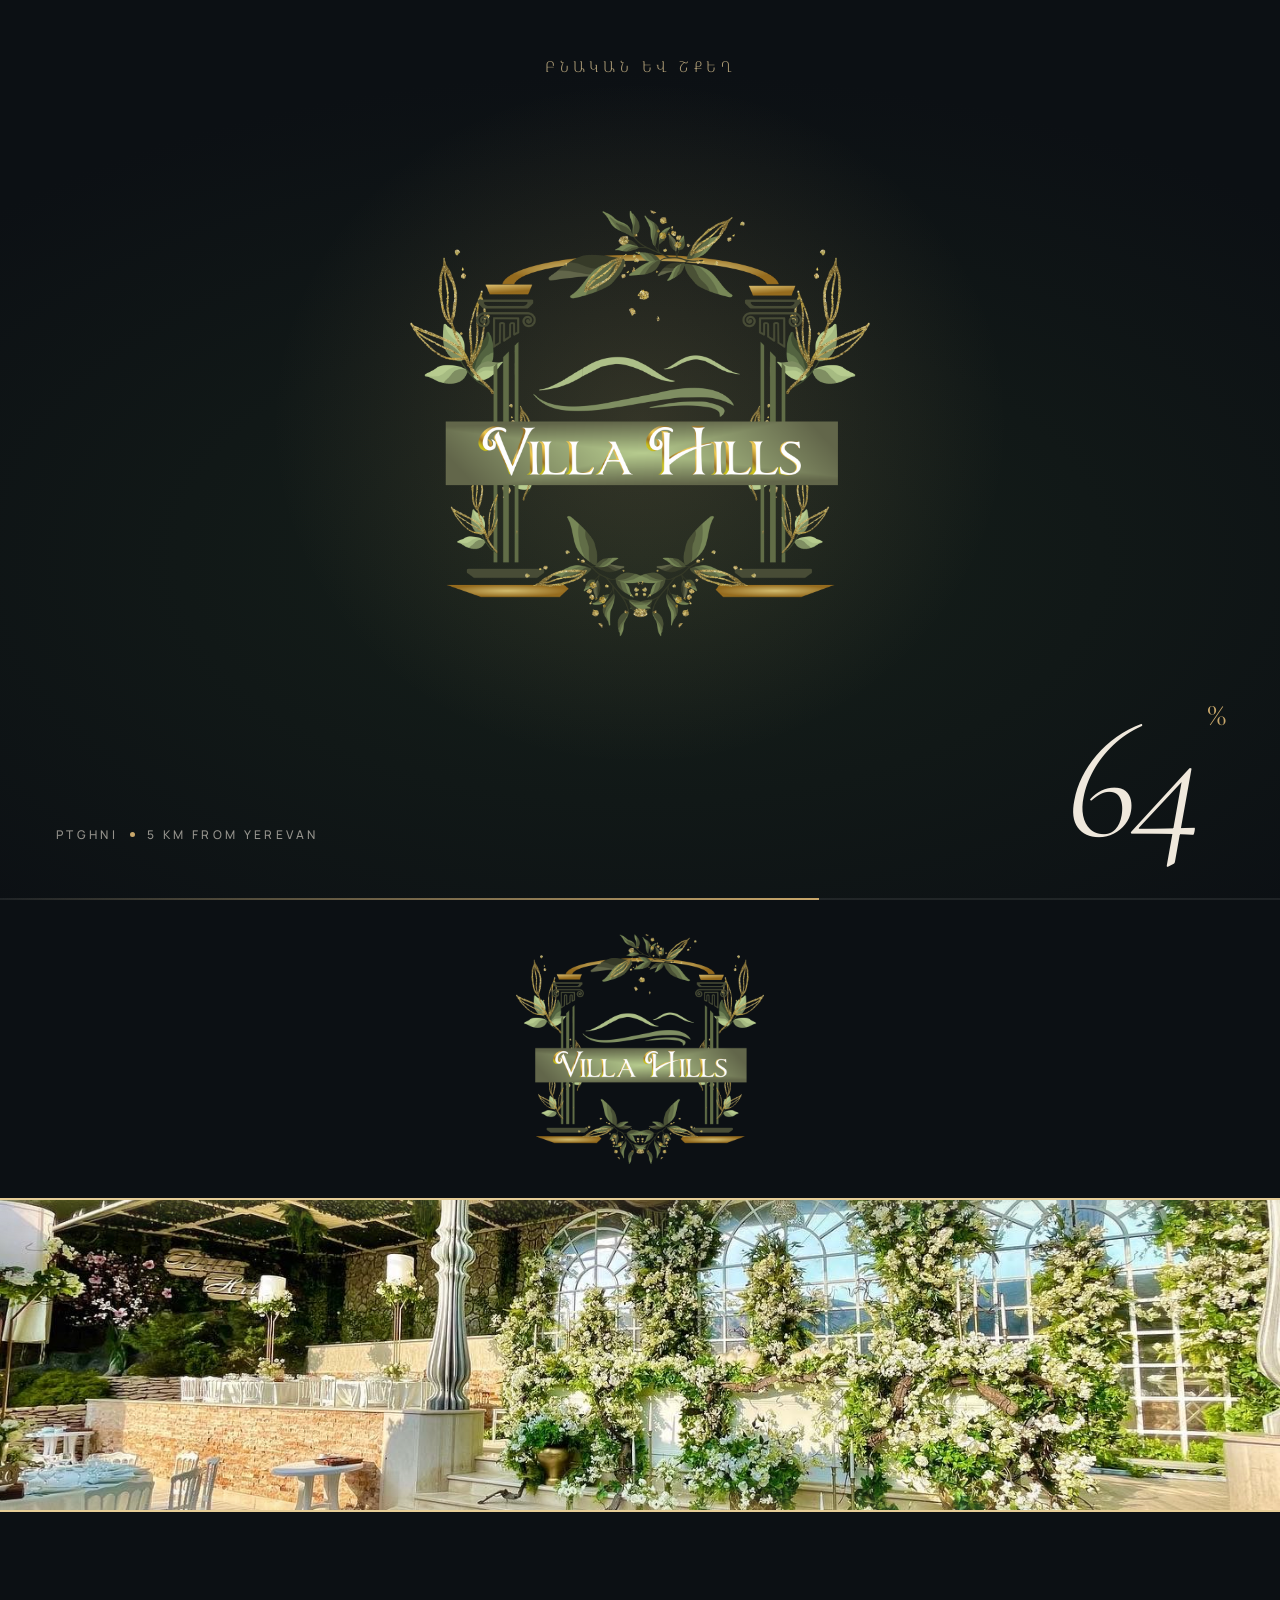
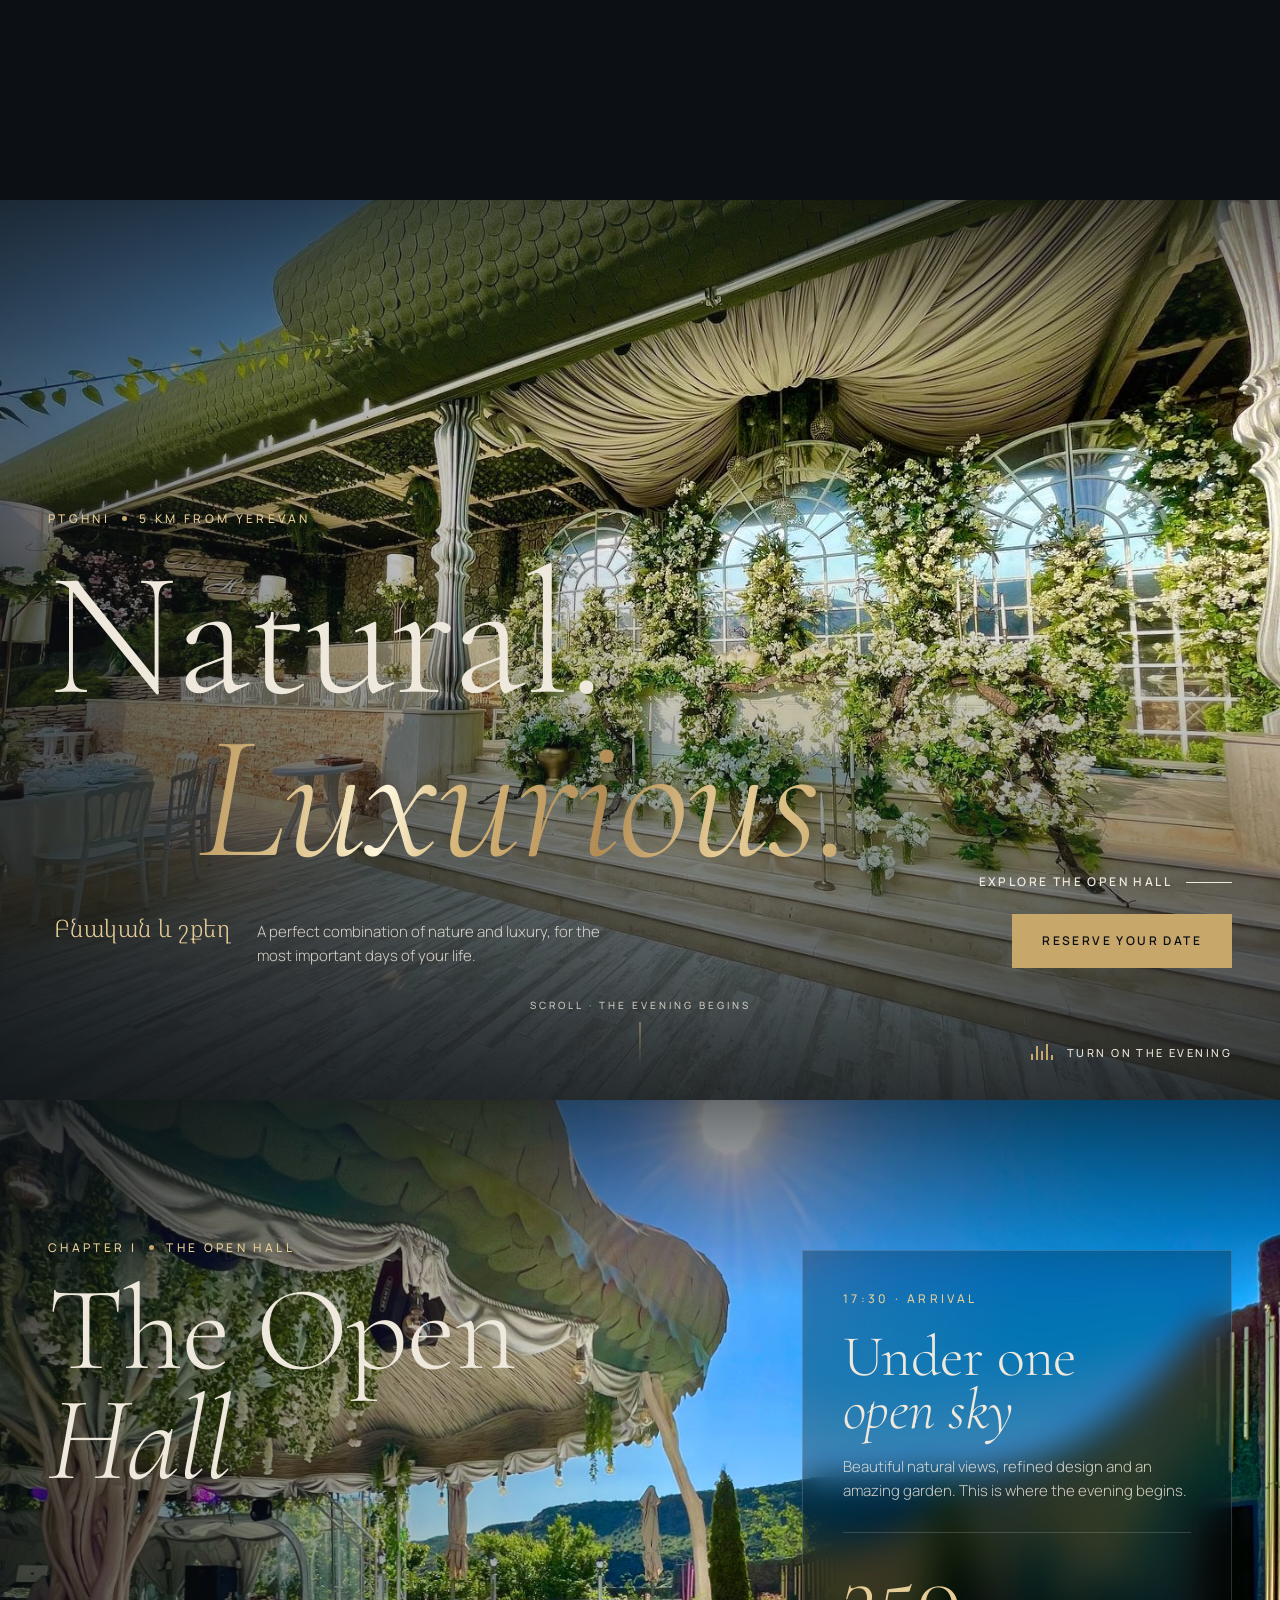
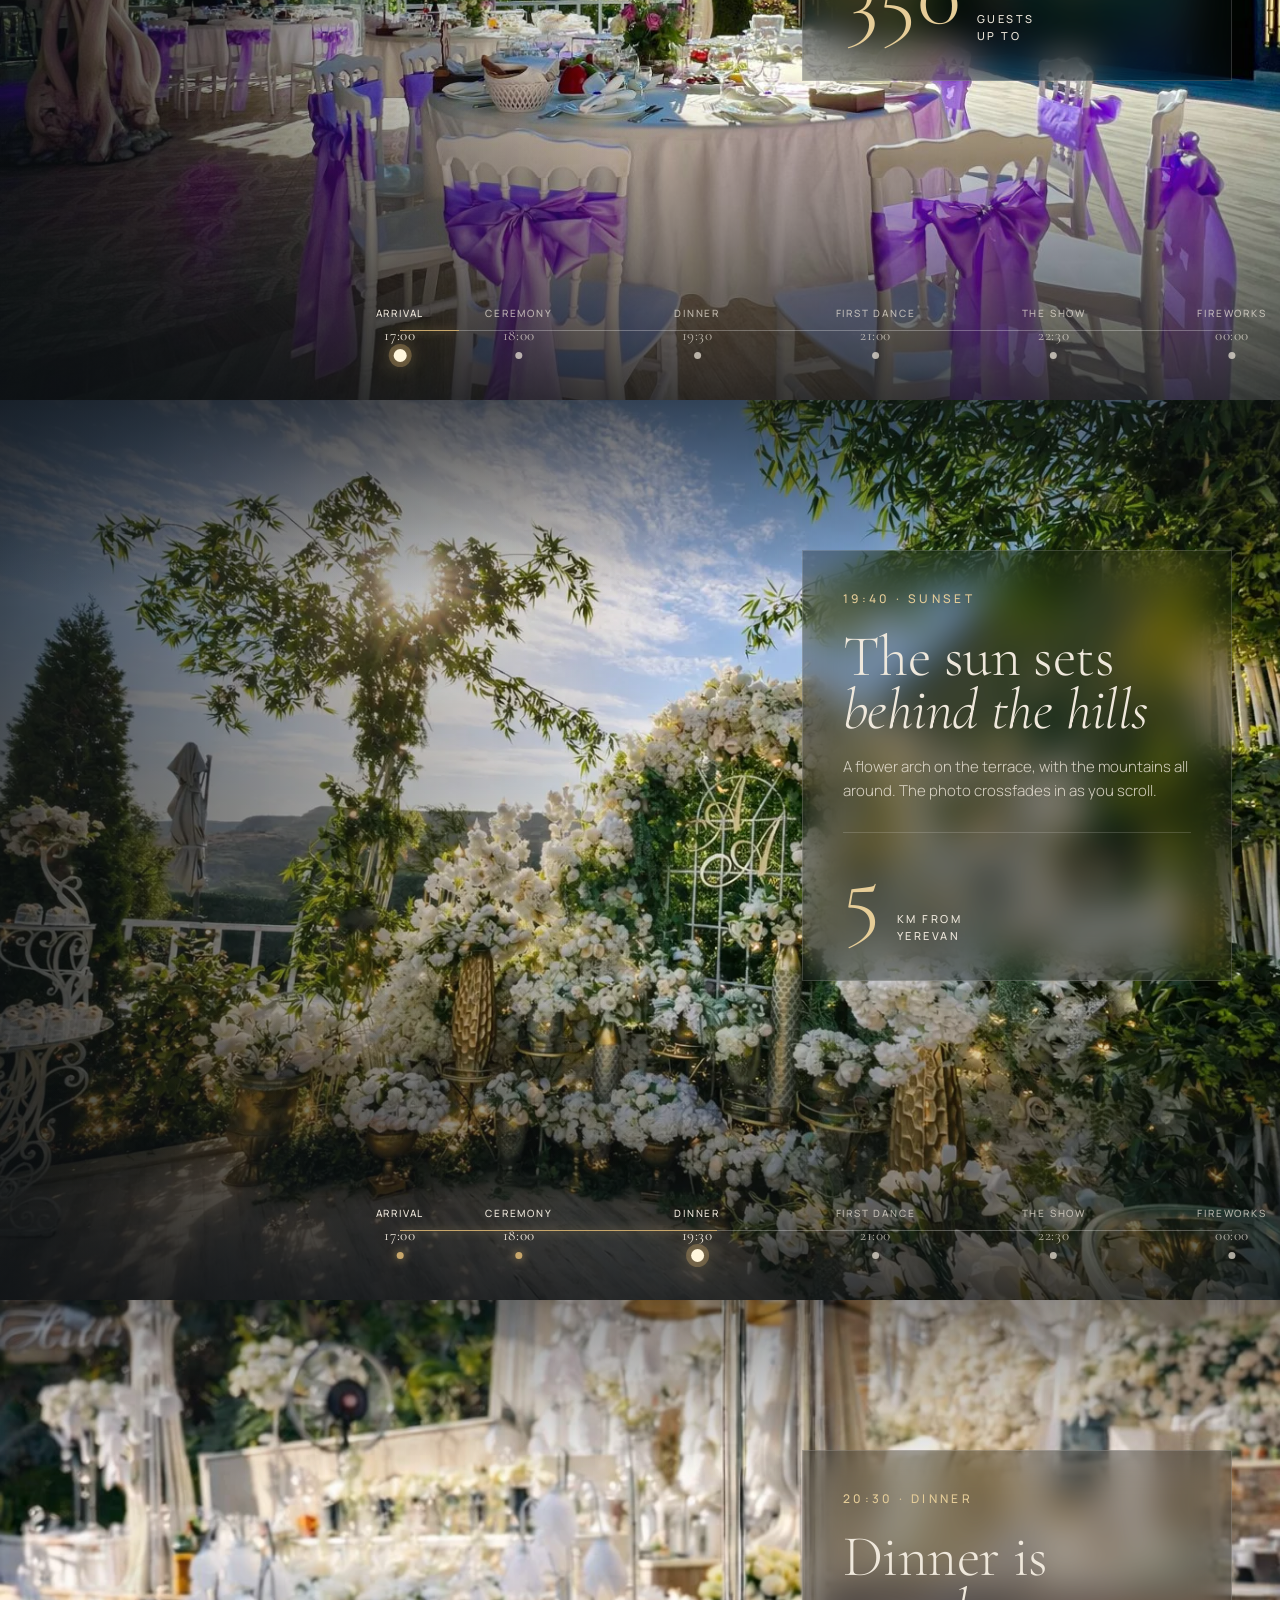
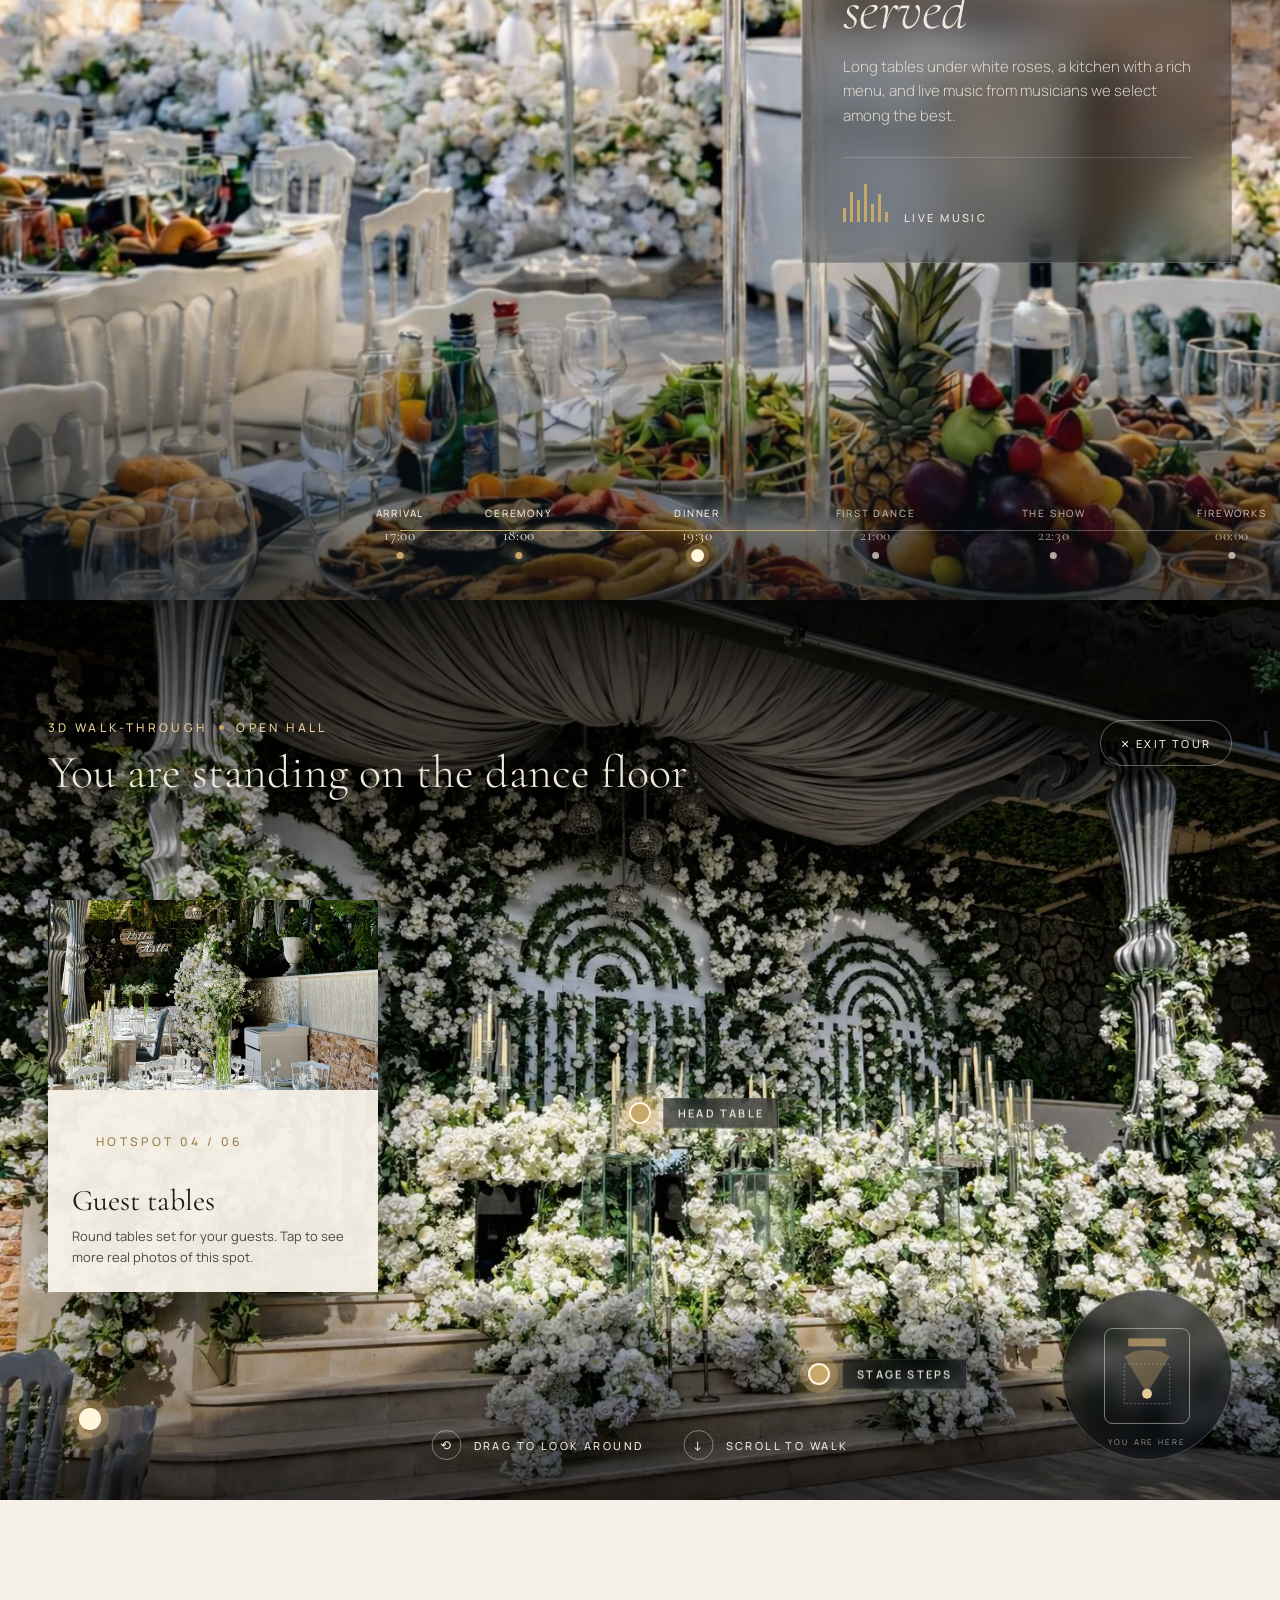
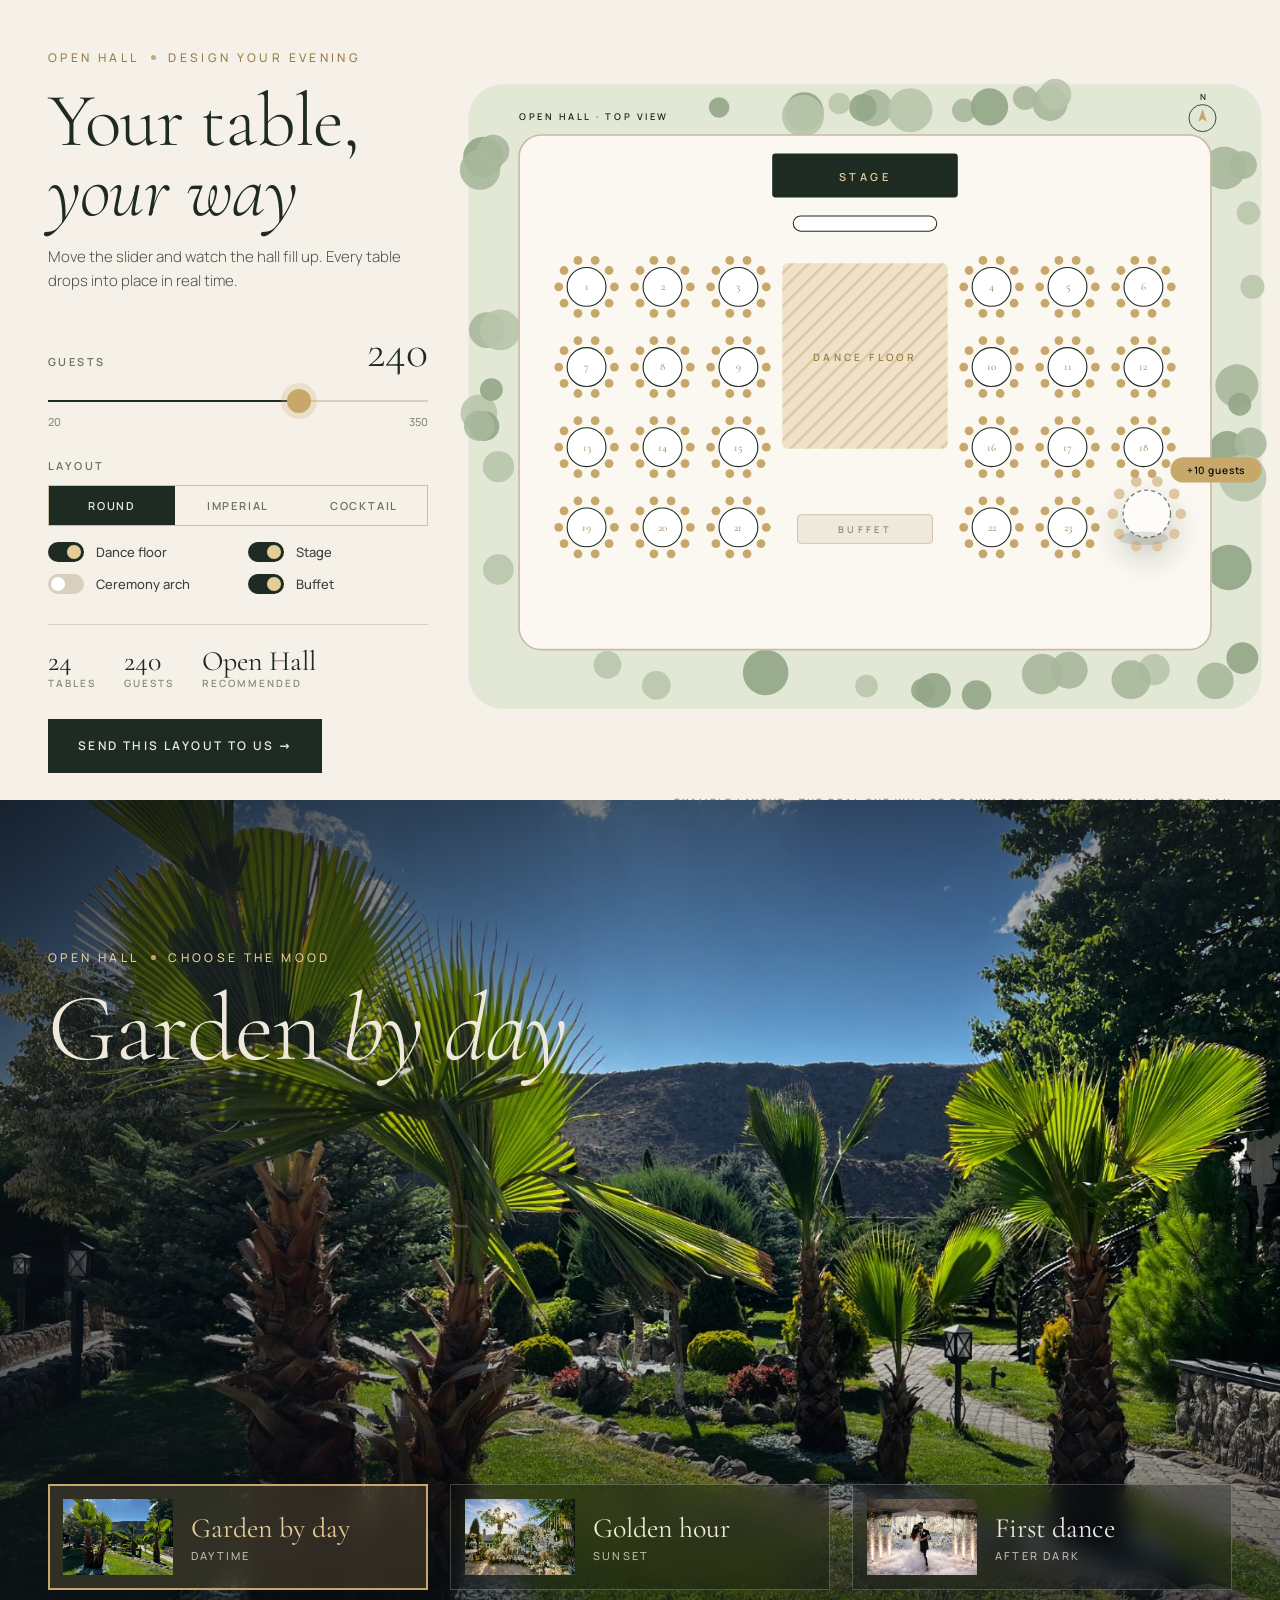
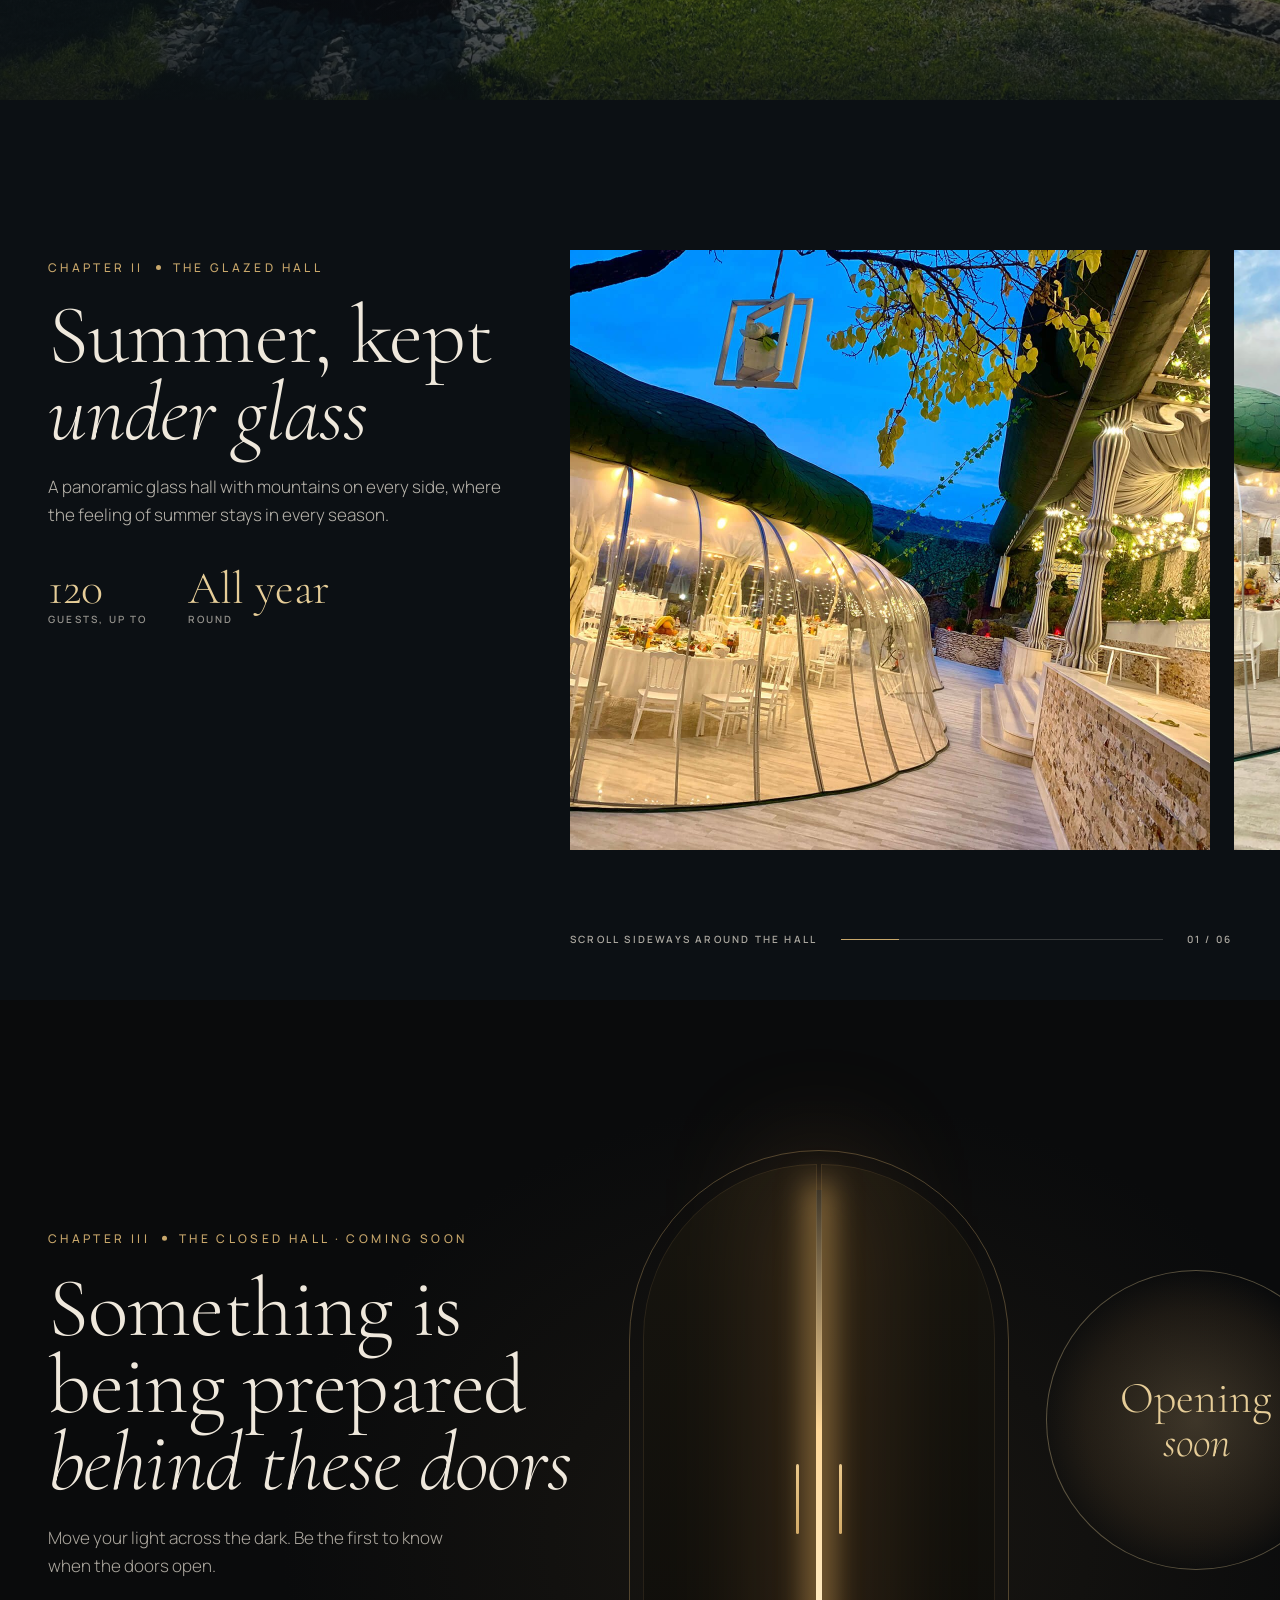
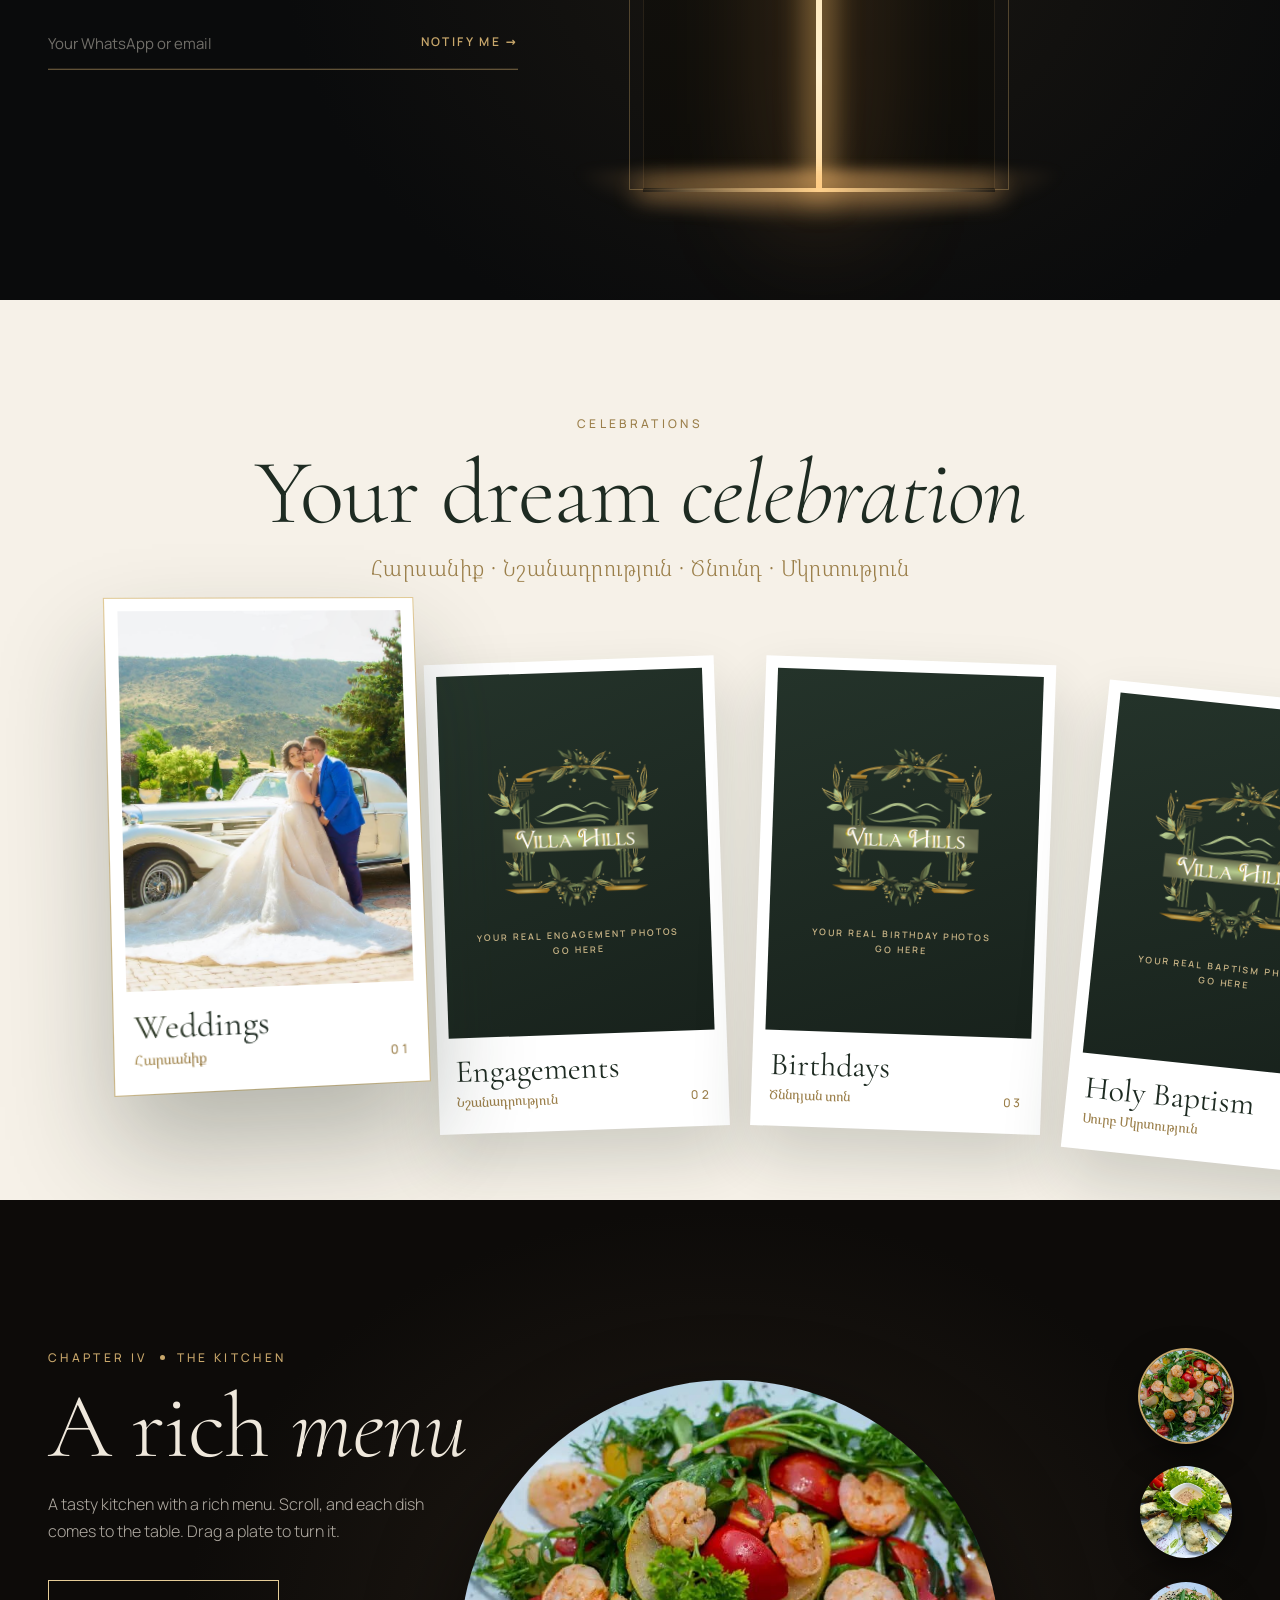
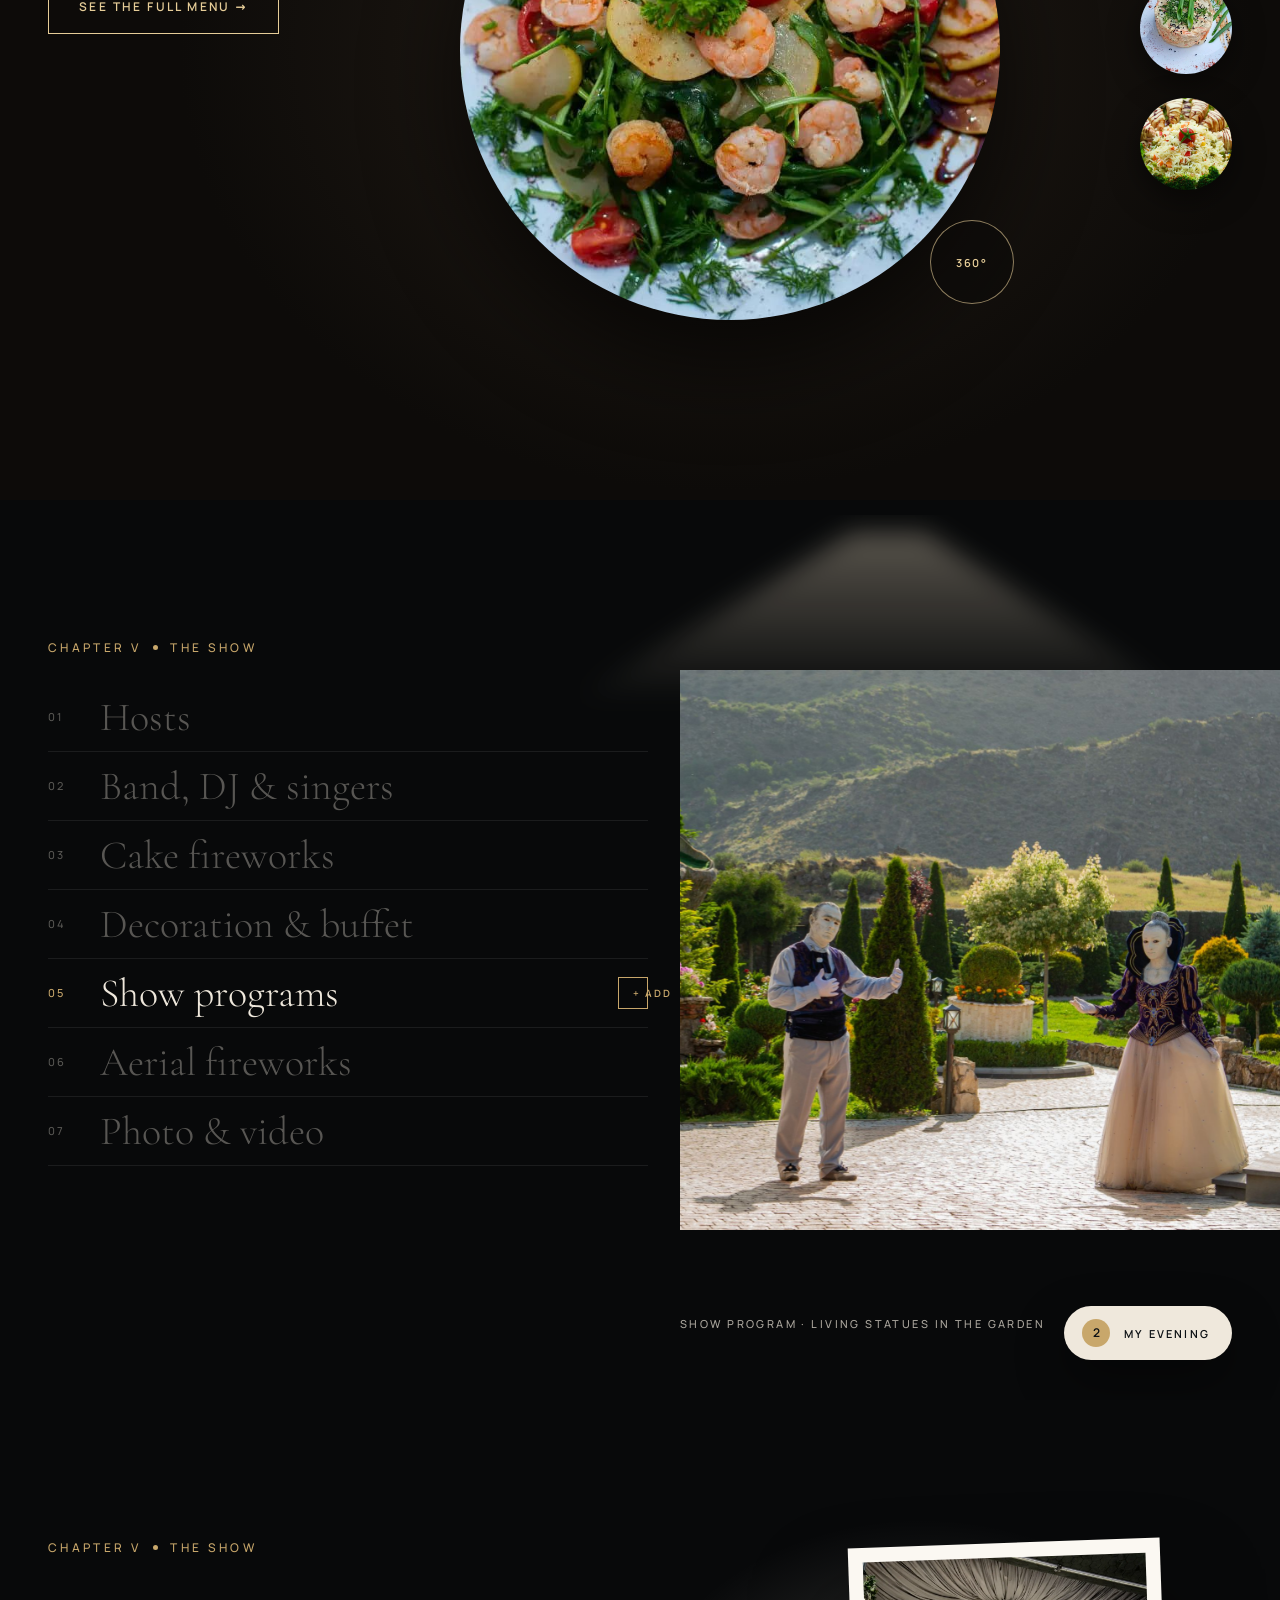
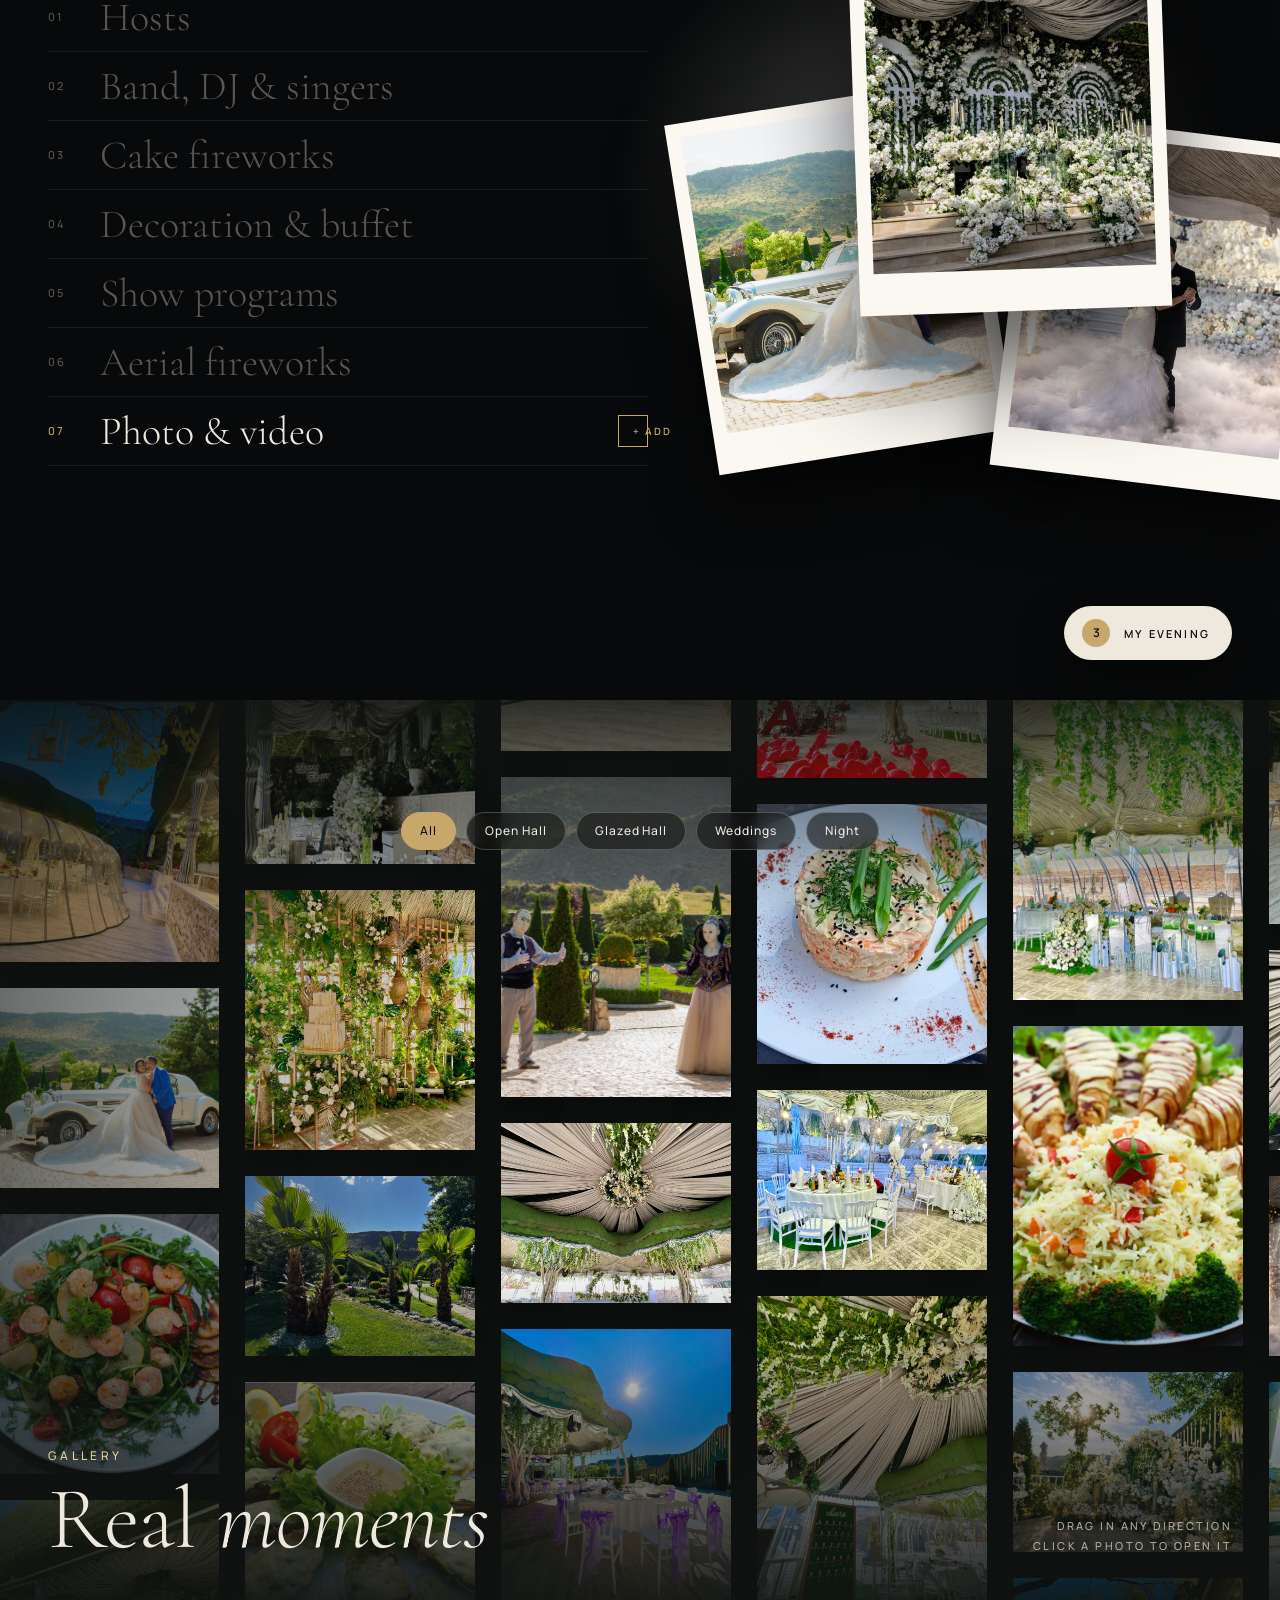
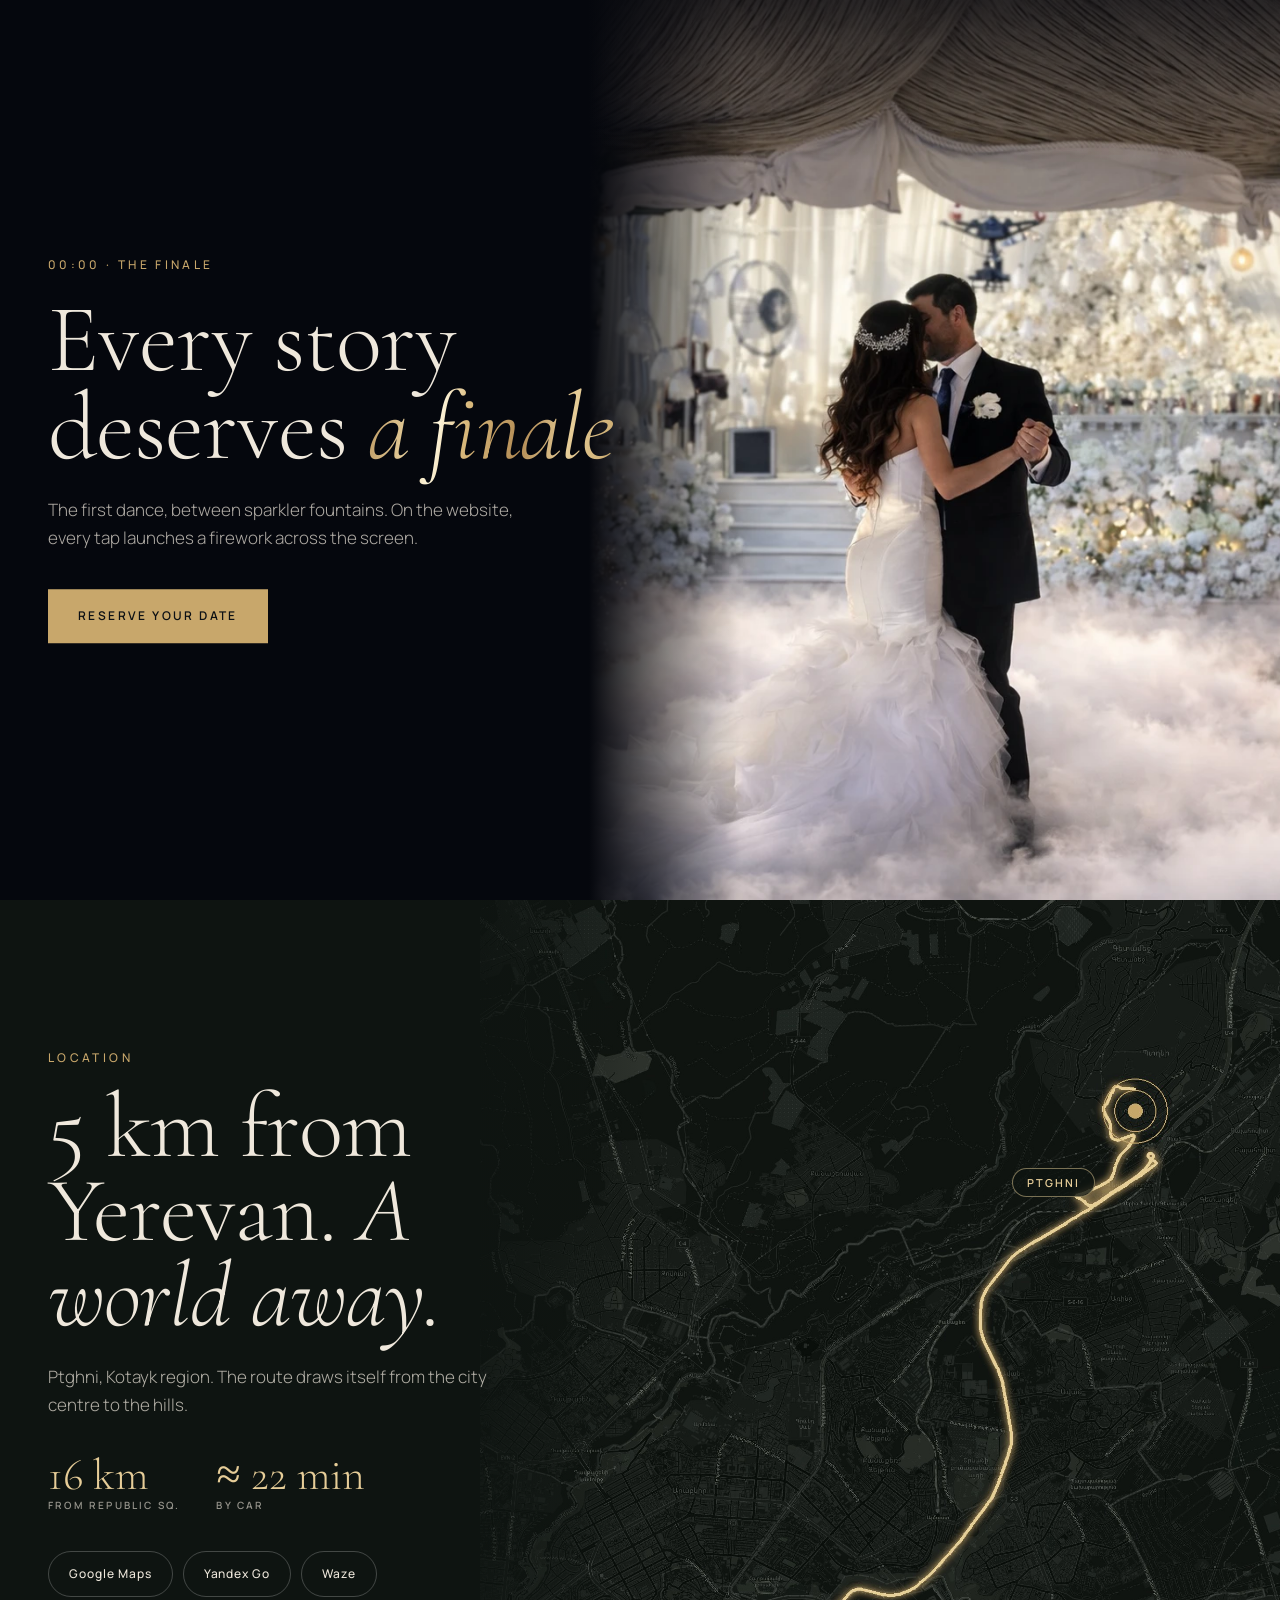
<file: prototype/index.html>
<!doctype html>
<html lang="en">
<head>
<meta charset="utf-8">
<meta name="viewport" content="width=device-width, initial-scale=1">
<title>Villa Hills — One Evening</title>
<link rel="stylesheet" href="styles.css">
</head>
<body data-nav="light" data-hud="on">
<!--
  Rules for this mockup:
  - Every photo is a real Villa Hills photo from villahillsrestaurant.am, shown unedited (crop + text scrims only).
  - The brand always appears as the full original logo image (assets/img/logo.png). The name is never typeset in another font.
-->

<!-- ================= GLOBAL UI ================= -->
<header class="nav">
  <div class="brand"><img class="logo-nav" src="assets/img/logo.png" alt="Villa Hills"></div>
  <nav class="nav-links">
    <a class="on" href="#s02a">Open Hall</a><a href="#s03">Glazed Hall</a><a href="#s05">Celebrations</a><a href="#s06">Kitchen</a><a href="#s08">Gallery</a>
  </nav>
  <div class="nav-right">
    <div class="lang"><i>ՀԱՅ</i><b>EN</b><i>РУ</i></div>
    <a class="btn">Reserve your date</a>
  </div>
</header>

<div class="hud">
  <svg viewBox="0 0 74 38"><path d="M3 34 A34 30 0 0 1 71 34" fill="none" stroke="currentColor" stroke-opacity=".35" stroke-dasharray="2 3"/><line x1="0" y1="34" x2="74" y2="34" stroke="currentColor" stroke-opacity=".5"/><circle id="hudSun" cx="10" cy="22" r="5" fill="#E6CD98"/></svg>
  <div><div class="t" id="hudTime">17:00</div><div class="meta" id="hudMeta">Ptghni</div></div>
</div>

<div class="cursor" id="cursor"><div class="ff"></div><div class="ring" id="cursorLabel">DRAG</div></div>
<div id="trail"></div>

<!-- ================= S00a PRELOADER ================= -->
<section class="scene" id="s00a" data-nav="off" data-hud="off" data-cursor="none">
  <div class="pre-hy hy">ԲՆԱԿԱՆ  ԵՎ  ՇՔԵՂ</div>
  <div class="pre-logo">
    <img src="assets/img/logo.png" alt="Villa Hills">
  </div>
  <div class="pre-loc eyebrow">Ptghni<span class="dot"></span>5 km from Yerevan</div>
  <div class="pre-count">64<sup>%</sup></div>
  <div class="pre-bar"><i></i></div>
</section>

<!-- ================= S00b CURTAIN REVEAL ================= -->
<section class="scene" id="s00b" data-nav="off" data-hud="off" data-cursor="none">
  <img class="bg" src="assets/img/open-hall/oh-05.jpg" alt="">
  <div class="panel top"><img src="assets/img/logo.png" alt="Villa Hills"></div>
  <div class="panel bottom"></div>
</section>

<!-- ================= S01 HERO ================= -->
<section class="scene" id="s01" data-time="17:00" data-meta="Ptghni · Afternoon" data-cursor="1062,742,ff" data-trail="1">
  <img class="bg" src="assets/img/open-hall/oh-05.jpg" alt="">
  <div class="shade"></div>
  <div class="hero-copy">
    <div class="eyebrow">Ptghni<span class="dot"></span>5 km from Yerevan</div>
    <h1 class="display">Natural.<span class="l2"><em class="foil">Luxurious.</em></span></h1>
    <div class="hero-sub">
      <span class="hy">Բնական և շքեղ</span>
      <p>A perfect combination of nature and luxury, for the most important days of your life.</p>
    </div>
  </div>
  <div class="hero-ctas">
    <a class="btn btn-text">Explore the Open Hall <i class="ln"></i></a>
    <a class="btn btn-gold">Reserve your date</a>
  </div>
  <div class="scroll-cue">Scroll · the evening begins<i></i></div>
  <div class="sound"><span class="eq"><i style="height:6px"></i><i style="height:14px"></i><i style="height:9px"></i><i style="height:16px"></i><i style="height:5px"></i></span>Turn on the evening</div>
</section>

<!-- ================= S02a OPEN HALL – AFTERNOON ================= -->
<section class="scene oh" id="s02a" data-time="17:30" data-meta="Ptghni · Afternoon" data-cursor="none" data-sun="0.07">
  <div class="frame43"><img src="assets/img/open-hall/oh-10.jpg" alt="" style="object-position:50% 46%"></div>
  <div class="oh-title"><div class="eyebrow">Chapter I<span class="dot"></span>The Open Hall</div><div class="display">The Open<br><em>Hall</em></div></div>
  <div class="oh-card">
    <div class="eyebrow">17:30 · Arrival</div>
    <h2 class="display">Under one<br><em>open sky</em></h2>
    <p>Beautiful natural views, refined design and an amazing garden. This is where the evening begins.</p>
    <div class="stat"><b>350</b><span>guests<br>up to</span></div>
  </div>
  <div class="timeline" data-fill="0.071"></div>
</section>

<!-- ================= S02b OPEN HALL – SUNSET ================= -->
<section class="scene oh" id="s02b" data-time="19:40" data-meta="Ptghni · Sunset" data-cursor="none" data-sun="0.38">
  <div class="frame43"><img src="assets/img/open-hall/oh-01.webp" alt=""></div>
  <div class="oh-card">
    <div class="eyebrow">19:40 · Sunset</div>
    <h2 class="display">The sun sets<br><em>behind the hills</em></h2>
    <p>A flower arch on the terrace, with the mountains all around. The photo crossfades in as you scroll.</p>
    <div class="stat"><b>5</b><span>km from<br>Yerevan</span></div>
  </div>
  <div class="timeline" data-fill="0.381"></div>
</section>

<!-- ================= S02c OPEN HALL – NIGHT ================= -->
<section class="scene oh" id="s02c" data-time="20:30" data-meta="Ptghni · Dinner" data-cursor="none" data-sun="0.5">
  <div class="frame43"><img src="assets/img/open-hall/oh-04.webp" alt="" style="object-position:50% 62%"></div>
  <div class="oh-card">
    <div class="eyebrow">20:30 · Dinner</div>
    <h2 class="display">Dinner is<br><em>served</em></h2>
    <p>Long tables under white roses, a kitchen with a rich menu, and live music from musicians we select among the best.</p>
    <div class="stat"><span class="eq" style="height:40px;gap:4px"><i style="height:14px;width:3px"></i><i style="height:30px;width:3px"></i><i style="height:22px;width:3px"></i><i style="height:38px;width:3px"></i><i style="height:18px;width:3px"></i><i style="height:28px;width:3px"></i><i style="height:10px;width:3px"></i></span><span>Live music</span></div>
  </div>
  <div class="timeline" data-fill="0.5"></div>
</section>

<!-- ================= S02d 3D WALK-THROUGH ================= -->
<section class="scene" id="s02d" data-nav="light" data-hud="off" data-cursor="1010,640,drag">
  <img class="bg" src="assets/img/open-hall/oh-02.webp" alt="">
  <div class="vign"></div>
  <div class="tour-top">
    <div><div class="eyebrow" style="color:#E6CD98">3D walk-through<span class="dot"></span>Open Hall</div><h3>You are standing on the dance floor</h3></div>
    <div class="tour-exit">✕ Exit tour</div>
  </div>
  <div class="hot" style="left:50%;top:57%"><div class="pulse"></div><label>Head table</label></div>
  <div class="hot" style="left:14%;top:40%"><div class="pulse"></div><label>Flower columns</label></div>
  <div class="hot" style="left:64%;top:86%"><div class="pulse"></div><label>Stage steps</label></div>
  <div class="hot" style="left:7%;top:91%"><div class="pulse" style="background:#fff6dc"></div></div>
  <div class="hot-card" style="left:48px;top:300px">
    <img src="assets/img/open-hall/oh-09.jpg" alt="" style="object-position:50% 70%">
    <div><div class="eyebrow" style="color:#9b7f4a">Hotspot 04 / 06</div><h4>Guest tables</h4><p>Round tables set for your guests. Tap to see more real photos of this spot.</p></div>
  </div>
  <div class="tour-help"><span><kbd>⟲</kbd>Drag to look around</span><span><kbd>↓</kbd>Scroll to walk</span></div>
  <div class="minimap"><svg viewBox="0 0 170 170">
    <rect x="42" y="38" width="86" height="96" rx="8" fill="none" stroke="rgba(239,232,220,.5)"/>
    <rect x="66" y="48" width="38" height="8" fill="rgba(200,167,107,.7)"/>
    <rect x="62" y="74" width="46" height="40" fill="none" stroke="rgba(239,232,220,.35)" stroke-dasharray="2 2"/>
    <path d="M85 104 L62 66 A44 44 0 0 1 108 66 Z" fill="rgba(200,167,107,.35)"/>
    <circle cx="85" cy="104" r="5" fill="#E6CD98"/>
    <text x="85" y="156" text-anchor="middle" fill="rgba(239,232,220,.6)" font-family="Manrope" font-size="8" letter-spacing="2">YOU ARE HERE</text>
  </svg></div>
</section>

<!-- ================= S02e FLOOR PLAN ================= -->
<section class="scene" id="s02e" data-nav="dark" data-hud="off" data-cursor="none">
  <div class="plan-panel">
    <div class="eyebrow">Open Hall<span class="dot"></span>Design your evening</div>
    <h2 class="display">Your table, <em>your way</em></h2>
    <p class="lead">Move the slider and watch the hall fill up. Every table drops into place in real time.</p>
    <div class="ctrl">
      <div class="ctrl-label"><span>Guests</span><b>240</b></div>
      <div class="slider"><div class="rail"><i></i></div><div class="knob"></div><div class="ends"><span>20</span><span>350</span></div></div>
    </div>
    <div class="ctrl" style="margin-top:44px">
      <div class="ctrl-label"><span>Layout</span></div>
      <div class="seg"><span class="on">Round</span><span>Imperial</span><span>Cocktail</span></div>
      <div class="toggles">
        <div class="tg on"><i></i>Dance floor</div><div class="tg on"><i></i>Stage</div>
        <div class="tg"><i></i>Ceremony arch</div><div class="tg on"><i></i>Buffet</div>
      </div>
    </div>
    <div class="plan-sum"><div><b>24</b>tables</div><div><b>240</b>guests</div><div><b>Open Hall</b>recommended</div></div>
    <a class="btn">Send this layout to us →</a>
  </div>
  <div class="plan-stage"><svg id="planSvg" viewBox="0 0 960 760"></svg><div class="plan-note">Example layout · the real one will be drawn from your Open Hall floor plan</div></div>
</section>

<!-- ================= S02f MOODS ================= -->
<section class="scene" id="s02f" data-hud="off" data-cursor="none">
  <img class="bg" src="assets/img/open-hall/oh-08.jpg" alt="">
  <div class="shade"></div>
  <div class="mood-title"><div class="eyebrow">Open Hall<span class="dot"></span>Choose the mood</div><h2 class="display">Garden <em>by day</em></h2></div>
  <div class="moods">
    <div class="mood on"><img src="assets/img/open-hall/oh-08.jpg" alt=""><div><h5>Garden by day</h5><small>Daytime</small></div></div>
    <div class="mood"><img src="assets/img/open-hall/oh-01.webp" alt=""><div><h5>Golden hour</h5><small>Sunset</small></div></div>
    <div class="mood"><img src="assets/img/open-hall/oh-03.webp" alt=""><div><h5>First dance</h5><small>After dark</small></div></div>
  </div>
</section>

<!-- ================= S03 GLAZED HALL ================= -->
<section class="scene" id="s03" data-nav="light" data-hud="off" data-cursor="980,470,drag">
  <div class="gz-copy">
    <div class="eyebrow">Chapter II<span class="dot"></span>The Glazed Hall</div>
    <h2 class="display">Summer, kept<br><em>under glass</em></h2>
    <p class="lead">A panoramic glass hall with mountains on every side, where the feeling of summer stays in every season.</p>
    <div class="gz-facts"><div><b>120</b>guests, up to</div><div><b>All year</b>round</div></div>
  </div>
  <div class="gz-strip">
    <figure style="width:640px"><img src="assets/img/glazed-dome-dusk.jpg" alt=""></figure>
    <figure style="width:400px"><img src="assets/img/dome-inside-tall.jpg" alt=""></figure>
    <figure style="width:640px"><img src="assets/img/glazed-dome-day.jpg" alt=""></figure>
  </div>
  <div class="gz-progress"><span>Scroll sideways around the hall</span><div class="bar"><i></i></div><span>01 / 06</span></div>
</section>

<!-- ================= S04 CLOSED HALL ================= -->
<section class="scene" id="s04" data-nav="light" data-hud="off" data-cursor="none">
  <div class="torch" style="left:1196px;top:420px"><span>Opening<br><em>soon</em></span></div>
  <div class="door"><div class="arch"></div><div class="leaf l"></div><div class="leaf r"></div><div class="gap"></div><div class="under"></div><div class="floor"></div></div>
  <div class="closed-copy">
    <div class="eyebrow">Chapter III<span class="dot"></span>The Closed Hall · Coming soon</div>
    <h2 class="display">Something is being prepared <em>behind these doors</em></h2>
    <p class="lead">Move your light across the dark. Be the first to know when the doors open.</p>
    <div class="notify"><span>Your WhatsApp or email</span><b>Notify me →</b></div>
  </div>
</section>

<!-- ================= S05 CELEBRATIONS ================= -->
<section class="scene" id="s05" data-nav="dark" data-hud="off" data-cursor="300,560,open">
  <div class="cel-head" style="left:0;right:0;text-align:center;top:116px">
    <div class="eyebrow">Celebrations</div>
    <h2 class="display">Your dream <em>celebration</em></h2>
    <div class="hy">Հարսանիք · Նշանադրություն · Ծնունդ · Մկրտություն</div>
  </div>
  <div class="cards" id="cards" style="top:352px;bottom:auto;height:540px"></div>
</section>

<!-- ================= S06 KITCHEN ================= -->
<section class="scene" id="s06" data-time="20:30" data-meta="Ptghni · Dinner" data-cursor="none" data-sun="0.5">
  <div class="kit-copy">
    <div class="eyebrow">Chapter IV<span class="dot"></span>The Kitchen</div>
    <h2 class="display">A rich <em>menu</em></h2>
    <p class="lead">A tasty kitchen with a rich menu. Scroll, and each dish comes to the table. Drag a plate to turn it.</p>
    <a class="btn btn-line" style="color:#E6CD98;margin-top:36px">See the full menu →</a>
  </div>
  <div class="plate-photo"><img src="assets/img/dish-shrimp.jpg" alt=""></div>
  <div class="r360">360°</div>
  <div class="kit-dishes">
    <div class="d on"><i style="background-image:url(assets/img/dish-shrimp.jpg)"></i></div>
    <div class="d"><i style="background-image:url(assets/img/dish-mussels.jpg)"></i></div>
    <div class="d"><i style="background-image:url(assets/img/dish-tartare.jpg)"></i></div>
    <div class="d"><i style="background-image:url(assets/img/dish-rice.jpg)"></i></div>
  </div>
</section>

<!-- ================= S07a THE SHOW ================= -->
<section class="scene" id="s07a" data-time="22:30" data-meta="Ptghni · The show" data-cursor="560,494,ff" data-sun="0.79">
  <svg class="cone" viewBox="0 0 1440 900"><defs><linearGradient id="cg1" x1="0" y1="0" x2="0" y2="1"><stop offset="0" stop-color="rgba(255,240,210,.32)"/><stop offset="1" stop-color="rgba(255,240,210,0)"/></linearGradient><filter id="cb"><feGaussianBlur stdDeviation="14"/></filter></defs><polygon points="960,-20 1040,-20 1340,170 640,170" fill="url(#cg1)" filter="url(#cb)"/></svg>
  <div class="show-list">
    <div class="eyebrow">Chapter V<span class="dot"></span>The Show</div>
    <div class="row"><span>01</span>Hosts</div>
    <div class="row"><span>02</span>Band, DJ &amp; singers</div>
    <div class="row"><span>03</span>Cake fireworks</div>
    <div class="row"><span>04</span>Decoration &amp; buffet</div>
    <div class="row on"><span>05</span>Show programs<span class="add">+ Add</span></div>
    <div class="row"><span>06</span>Aerial fireworks</div>
    <div class="row"><span>07</span>Photo &amp; video</div>
  </div>
  <div class="stage-ph"><img src="assets/img/open-hall/oh-06.jpg" alt="" style="object-position:50% 60%"></div>
  <div class="now-playing">Show program · living statues in the garden</div>
  <div class="my-evening"><b>2</b>My evening</div>
</section>

<!-- ================= S07b THE SHOW – PHOTO & VIDEO ================= -->
<section class="scene" id="s07b" data-time="22:50" data-meta="Ptghni · The show" data-cursor="610,652,ff" data-sun="0.83">
  <div class="flashw"></div>
  <div class="show-list">
    <div class="eyebrow">Chapter V<span class="dot"></span>The Show</div>
    <div class="row"><span>01</span>Hosts</div>
    <div class="row"><span>02</span>Band, DJ &amp; singers</div>
    <div class="row"><span>03</span>Cake fireworks</div>
    <div class="row"><span>04</span>Decoration &amp; buffet</div>
    <div class="row"><span>05</span>Show programs</div>
    <div class="row"><span>06</span>Aerial fireworks</div>
    <div class="row on"><span>07</span>Photo &amp; video<span class="add">+ Add</span></div>
  </div>
  <figure class="polaroid" style="left:690px;top:300px;transform:rotate(-9deg)"><img src="assets/img/open-hall/oh-07.jpg" alt="" style="object-position:68% 50%"></figure>
  <figure class="polaroid" style="left:1010px;top:330px;transform:rotate(7deg)"><img src="assets/img/open-hall/oh-03.webp" alt="" style="object-position:48% 50%"></figure>
  <figure class="polaroid" style="left:860px;top:150px;transform:rotate(-2deg) scale(1.04);box-shadow:0 60px 90px rgba(0,0,0,.6)"><img src="assets/img/open-hall/oh-02.webp" alt=""></figure>
  <div class="my-evening"><b>3</b>My evening</div>
</section>

<!-- ================= S08 GALLERY ================= -->
<section class="scene" id="s08" data-nav="light" data-hud="off" data-cursor="720,470,drag">
  <div class="gal-world" id="galWorld"></div>
  <div class="gal-shade"></div>
  <div class="gal-ui">
    <span class="chip on">All</span><span class="chip">Open Hall</span><span class="chip">Glazed Hall</span><span class="chip">Weddings</span><span class="chip">Night</span>
  </div>
  <div class="gal-title"><div class="eyebrow">Gallery</div><h2 class="display">Real <em>moments</em></h2></div>
  <div class="gal-count">Drag in any direction<br>Click a photo to open it</div>
</section>

<!-- ================= S09 MIDNIGHT ================= -->
<section class="scene" id="s09" data-time="00:00" data-meta="Ptghni · Midnight" data-cursor="none" data-sun="1">
  <div class="fin-photo"><img src="assets/img/open-hall/oh-03.webp" alt="" style="object-position:46% 50%"></div>
  <div class="fin-copy">
    <div class="eyebrow">00:00 · The finale</div>
    <h2 class="display">Every story deserves <em class="foil">a finale</em></h2>
    <p class="lead">The first dance, between sparkler fountains. On the website, every tap launches a firework across the screen.</p>
    <a class="btn btn-gold">Reserve your date</a>
  </div>
</section>

<!-- ================= S10 LOCATION ================= -->
<section class="scene" id="s10" data-nav="light" data-hud="off" data-cursor="none">
  <div class="map-real"><img src="assets/img/map-real.jpg" alt=""></div>
  <div class="map-fade"></div>
  <div class="loc-copy">
    <div class="eyebrow">Location</div>
    <h2 class="display">5 km from Yerevan. <em>A world away.</em></h2>
    <p class="lead">Ptghni, Kotayk region. The route draws itself from the city centre to the hills.</p>
    <div class="loc-facts"><div><b>16 km</b>from Republic Sq.</div><div><b>≈ 22 min</b>by car</div></div>
    <div class="nav-apps"><span class="chip">Google Maps</span><span class="chip">Yandex Go</span><span class="chip">Waze</span></div>
  </div>
  <div class="map-tag" style="left:1012px;top:268px">Ptghni</div>
  <div class="map-tag" style="left:742px;top:772px">Republic Square</div>
  <div class="map-attr">Map data © OpenStreetMap contributors · route: OSRM</div>
</section>

<!-- ================= S11a BOOKING ================= -->
<section class="scene" id="s11a" data-nav="dark" data-hud="off" data-cursor="none">
  <div class="steps">
    <div class="eyebrow">Reserve your date</div>
    <div class="step done"><i>✓</i><div><b>Celebration</b><small>Wedding</small></div></div>
    <div class="step done"><i>✓</i><div><b>Guests</b><small>240 guests</small></div></div>
    <div class="step now"><i>3</i><div><b>Date</b><small>Choose your day</small></div></div>
    <div class="step"><i>4</i><div><b>Hall &amp; add-ons</b></div></div>
    <div class="step"><i>5</i><div><b>Your contacts</b></div></div>
  </div>
  <div class="cal-wrap">
    <h2 class="display">Which <em>date?</em></h2>
    <div class="cal-head"><span>‹</span><b id="calTitle">June 2027</b><span>›</span></div>
    <div class="cal" id="cal"></div>
    <div class="golden"><div class="sunico"></div><p id="goldenText"></p></div>
  </div>
  <div class="summary">
    <div class="eyebrow">Your evening</div>
    <h3>Your wedding</h3>
    <div class="sum-row"><span>Guests</span><b>240</b></div>
    <div class="sum-row"><span>Hall</span><b>Open Hall<em>Recommended for 120+ guests</em></b></div>
    <div class="sum-row"><span>Date</span><b id="sumDate">Sat, 12 June 2027<em id="sumSun"></em></b></div>
    <div class="sum-row"><span>Add-ons</span><b>Live band · Cake fireworks<br>Photo &amp; video</b></div>
    <div class="sum-plan"><svg id="miniPlan" viewBox="0 0 960 760" preserveAspectRatio="xMidYMid meet"></svg></div>
    <a class="btn btn-gold">Next: hall &amp; add-ons →</a>
  </div>
</section>

<!-- ================= S11b SENT ================= -->
<section class="scene" id="s11b" data-nav="dark" data-hud="off" data-cursor="none">
  <div class="env-trail"></div>
  <svg style="position:absolute;inset:0;width:100%;height:100%" viewBox="0 0 1440 900">
    <g stroke="#C8A76B" stroke-linecap="round" opacity=".55">
      <line x1="300" y1="560" x2="470" y2="500" stroke-width="2"/><line x1="250" y1="470" x2="440" y2="420" stroke-width="1.5"/><line x1="330" y1="640" x2="500" y2="580" stroke-width="1"/><line x1="380" y1="380" x2="490" y2="350" stroke-width="1"/>
    </g>
  </svg>
  <div class="env-wrap"><div class="envelope">
    <svg viewBox="0 0 520 330" preserveAspectRatio="none"><g fill="none" stroke="#d8c9ad" stroke-width="1.4"><path d="M0 0 L260 170 L520 0"/><path d="M0 330 L200 150"/><path d="M520 330 L320 150"/></g><rect x="10" y="10" width="500" height="310" fill="none" stroke="#C8A76B" stroke-opacity=".35"/></svg>
    <div class="seal-logo"><img src="assets/img/logo.png" alt="Villa Hills"></div>
  </div></div>
  <div class="thanks"><h2 class="display">Your evening is <em>on its way</em></h2><p>Thank you. Our team will contact you to confirm every detail.</p><div class="contacts"><span>+374 33 34 34 32</span><span>+374 41 34 34 32</span></div></div>
</section>

<!-- ================= S12 FOOTER ================= -->
<section class="scene" id="s12" data-time="05:40" data-meta="Ptghni · Sunrise" data-nav="light" data-cursor="none" data-sun="0.02">
  <div class="dawn"></div>
  <div class="foot-grid">
    <div><p class="big">Let's create your most beautiful <em>evening.</em></p></div>
    <div><h6>Contact</h6><p>+374 33 34 34 32</p><p>+374 41 34 34 32</p><p style="font-size:19px">villahillscomplex@gmail.com</p></div>
    <div><h6>Find us</h6><p>Ptghni, Kotayk</p><p>5 km from Yerevan</p><h6 style="margin-top:28px">Follow</h6><p>Instagram · Facebook · YouTube</p></div>
    <div style="display:flex;justify-content:flex-end;align-items:flex-start"><div class="sunrise-btn" style="position:static"><i></i>Watch the sunrise</div></div>
  </div>
  <div class="foot-cta"><a class="btn btn-gold">Reserve your date</a><a class="btn btn-line">Call +374 33 34 34 32</a></div>
  <div class="foot-logo"><img src="assets/img/logo.png" alt="Villa Hills"></div>
  <div class="foot-bar"><span>Հայերեն · English · Русский</span><span>Natural &amp; luxurious</span></div>
</section>

<script src="app.js"></script>
</body>
</html>
</file>
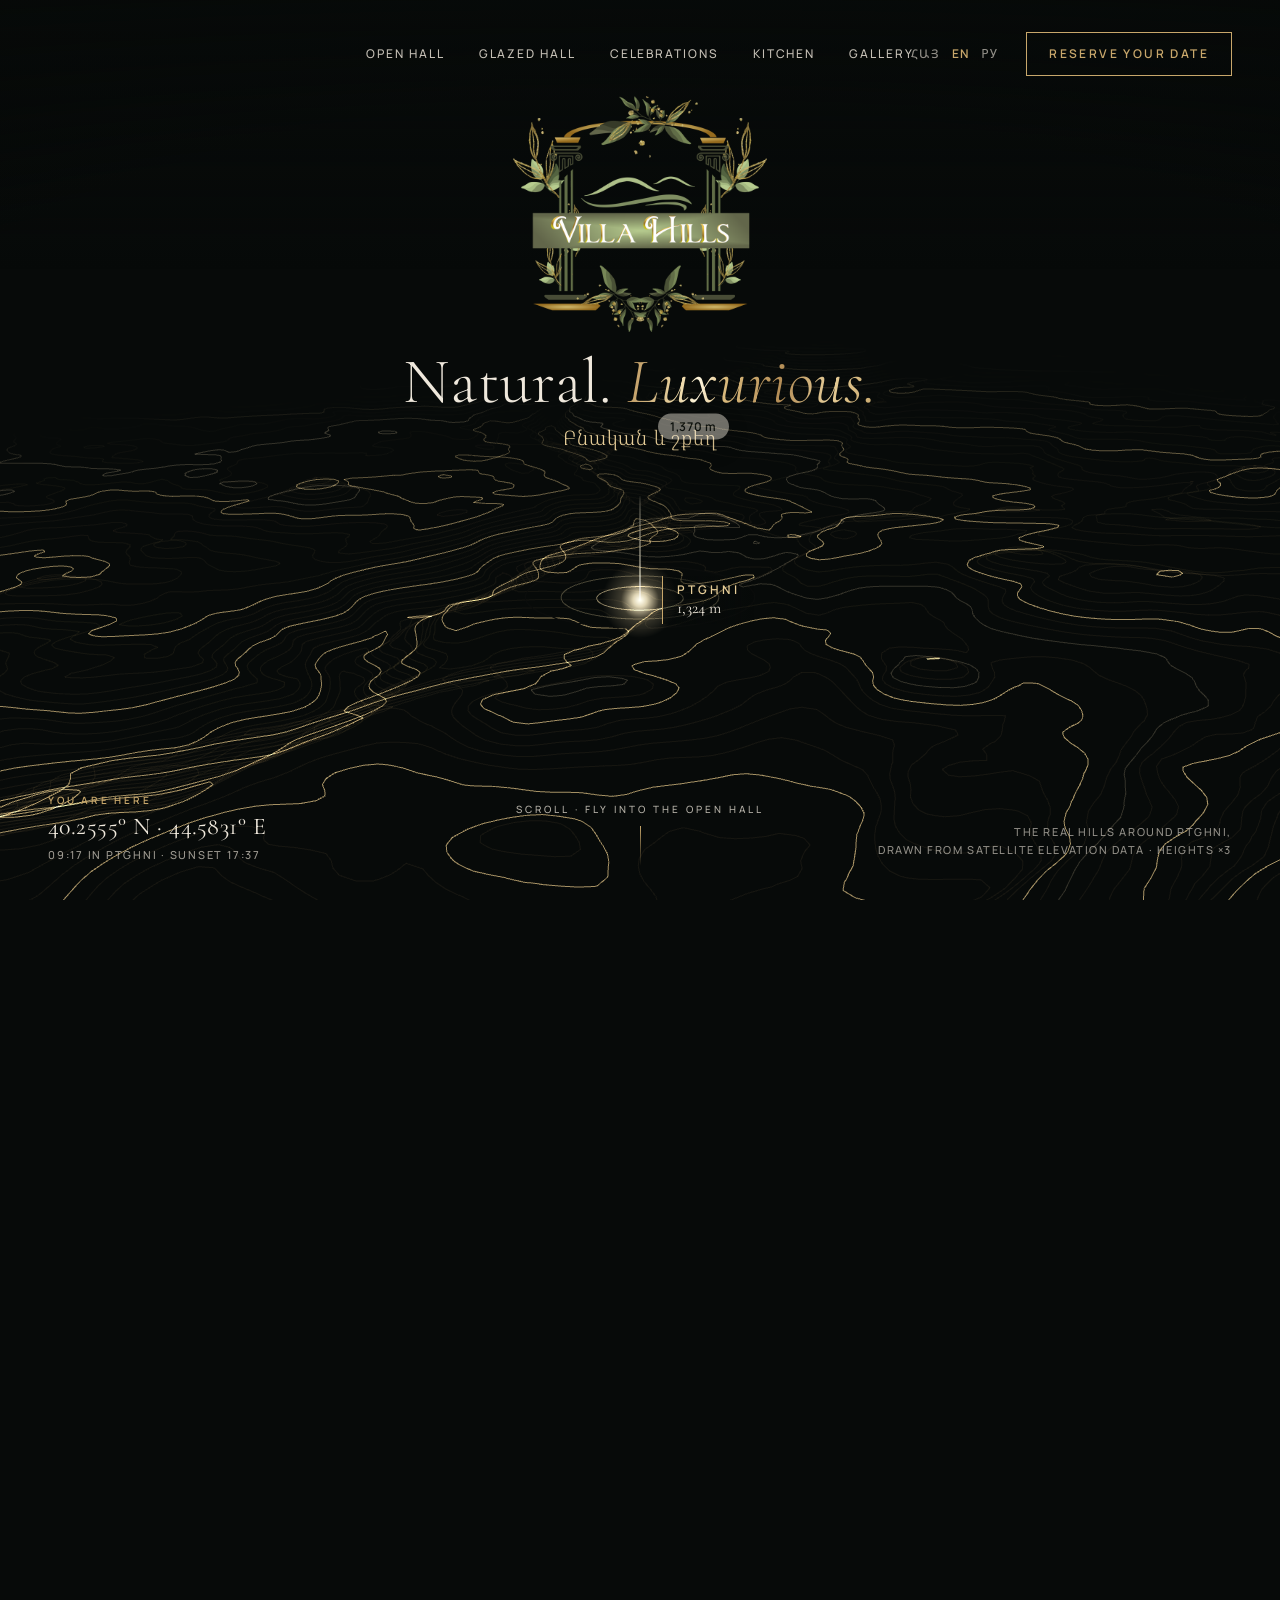
<file: prototype/hero/index.html>
<!doctype html>
<html lang="en">
<head>
<meta charset="utf-8">
<meta name="viewport" content="width=device-width, initial-scale=1">
<title>Villa Hills — Hero: The Real Hills</title>
<link rel="stylesheet" href="hero.css">
</head>
<body>
<!--
  Hero concept "The Real Hills":
  The hills are drawn from real satellite elevation data around Ptghni (AWS Terrain Tiles / SRTM),
  rendered as gold contour lines. No photo is edited; the logo is always the complete original file.
-->
<canvas id="gl"></canvas>
<div class="vignette"></div>

<header class="nav">
  <img class="nav-logo" id="navLogo" src="../assets/img/logo.png" alt="Villa Hills">
  <nav class="nav-links"><a>Open Hall</a><a>Glazed Hall</a><a>Celebrations</a><a>Kitchen</a><a>Gallery</a></nav>
  <div class="nav-right"><div class="lang"><i>ՀԱՅ</i><b>EN</b><i>РУ</i></div><a class="btn">Reserve your date</a></div>
</header>

<div class="intro" id="intro">
  <img class="hero-logo" id="heroLogo" src="../assets/img/logo.png" alt="Villa Hills">
  <h1 class="headline" id="headline"><span>Natural.</span> <em class="foil">Luxurious.</em></h1>
  <div class="hy" id="hy">Բնական և շքեղ</div>
</div>

<div class="marker-label" id="mkLabel"><b>Ptghni</b><span id="mkElev">1,324 m</span></div>
<div class="city-label" id="cityLabel">Yerevan</div>
<div class="hover-tag" id="hoverTag">1,400 m</div>

<div class="corner bl" id="coords">
  <div class="k">You are here</div>
  <div class="v">40.2555° N · 44.5831° E</div>
  <div class="k2" id="clock">Ptghni</div>
</div>
<div class="corner br" id="source">The real hills around Ptghni,<br>drawn from satellite elevation data · heights ×3</div>
<div class="scroll-cue" id="cue">Scroll · fly into the Open Hall<i></i></div>

<div class="arch" id="arch"><img id="archImg" src="../assets/img/open-hall/oh-05.jpg" alt=""></div>
<div class="oh-shade" id="ohShade"></div>
<div class="oh" id="oh">
  <div class="eyebrow">Chapter I<span class="dot"></span>The Open Hall</div>
  <h2>Under one <em>open sky</em></h2>
  <p><b>350</b> guests, up to</p>
</div>

<div class="cursor" id="cursor"></div>

<script type="module" src="hero.js"></script>
</body>
</html>
</file>
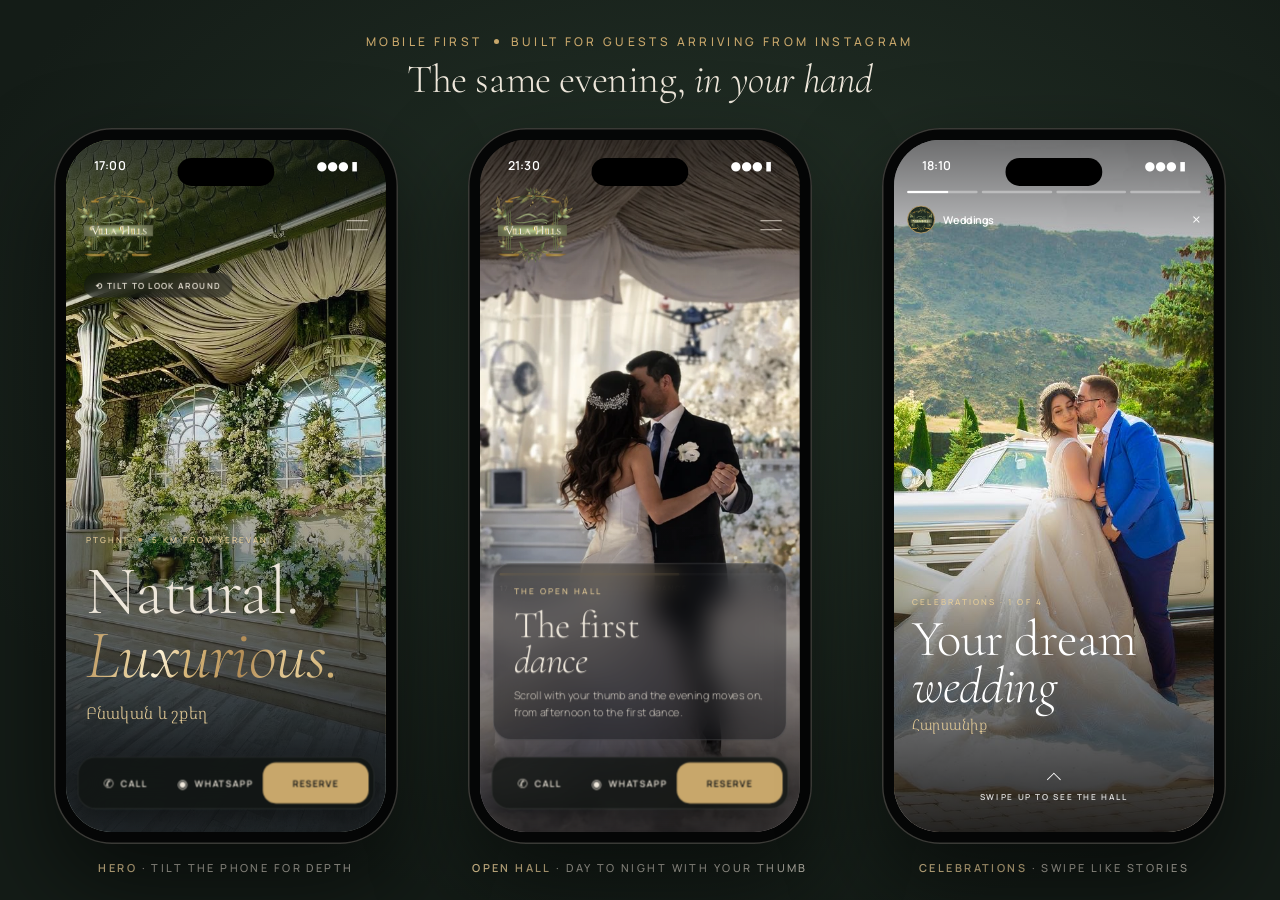
<file: prototype/mobile.html>
<!doctype html>
<html lang="en">
<head>
<meta charset="utf-8">
<meta name="viewport" content="width=device-width, initial-scale=1">
<title>Villa Hills — Mobile</title>
<link rel="stylesheet" href="styles.css">
<style>
  body { background: radial-gradient(80% 90% at 50% 40%, #26352a, #141c17 70%); width: 1440px; height: 900px; overflow: hidden; }
  .grain { position: absolute; }
  .m-head { position: absolute; left: 0; right: 0; top: 34px; text-align: center; color: var(--ivory); }
  .m-head .eyebrow { color: var(--gold); }
  .m-head h2 { font-size: 40px; margin-top: 10px; }
  .phones { position: absolute; left: 0; right: 0; top: 128px; display: flex; justify-content: center; gap: 70px; }
  .ph-wrap { width: 344px; text-align: center; }
  .ph { position: relative; width: 344px; height: 716px; border-radius: 58px; background: #050606; padding: 12px; box-shadow: 0 40px 90px rgba(0,0,0,.55), inset 0 0 0 1.5px #3a3a36; }
  .ph .scr { text-align: left; position: relative; width: 390px; height: 844px; transform: scale(.82); transform-origin: 0 0; border-radius: 56px; overflow: hidden; background: #000; }
  .ph .island { position: absolute; z-index: 20; left: 50%; top: 22px; width: 118px; height: 34px; margin-left: -59px; border-radius: 20px; background: #000; }
  .ph-cap { margin-top: 16px; color: rgba(239,232,220,.8); font: 500 11px/1.5 var(--sans); letter-spacing: .22em; text-transform: uppercase; }
  .ph-cap b { color: var(--gold-2); font-weight: 600; }

  .sb { position: absolute; z-index: 19; left: 0; right: 0; top: 0; height: 54px; display: flex; justify-content: space-between; align-items: center; padding: 6px 34px 0; color: #fff; font: 600 15px/1 var(--sans); }
  .mnav { position: absolute; z-index: 10; left: 14px; right: 22px; top: 58px; display: flex; justify-content: space-between; align-items: center; color: var(--ivory); }
  .mnav .brand svg { width: 34px; height: 20px; }
  .mnav .brand span { font-size: 15px; letter-spacing: .3em; }
  .burger { width: 26px; height: 12px; border-top: 1.5px solid currentColor; border-bottom: 1.5px solid currentColor; }
  .mbar { position: absolute; z-index: 15; left: 14px; right: 14px; bottom: 28px; height: 64px; display: grid; grid-template-columns: 1fr 1fr 1.25fr; gap: 6px; padding: 6px; border-radius: 22px; background: rgba(14,18,16,.72); backdrop-filter: blur(16px); box-shadow: 0 10px 30px rgba(0,0,0,.4); border: 1px solid rgba(255,255,255,.1); }
  .mbar span { display: flex; align-items: center; justify-content: center; gap: 8px; border-radius: 16px; color: var(--ivory); font: 600 11px/1 var(--sans); letter-spacing: .14em; text-transform: uppercase; }
  .mbar span.r { background: var(--gold); color: var(--ink); }
  .mbar i { font-style: normal; font-size: 15px; letter-spacing: 0; }

  /* phone 1 hero */
  .p1 .bg { position: absolute; inset: 0; width: 100%; height: 100%; object-fit: cover; object-position: 38% 50%; }
  .p1 .shade { position: absolute; inset: 0; background: linear-gradient(180deg, rgba(12,16,20,.7), transparent 24%, transparent 38%, rgba(12,16,20,.92) 88%); }
  .p1 .copy { position: absolute; left: 24px; right: 24px; bottom: 132px; color: var(--ivory); }
  .p1 .eyebrow { color: var(--gold-2); font-size: 10px; margin-bottom: 18px; }
  .p1 h1 { font-size: 84px; }
  .p1 .hy { display: block; margin-top: 18px; font-size: 20px; color: var(--gold-2); }
  .p1 .tilt { position: absolute; left: 22px; top: 162px; display: flex; align-items: center; gap: 10px; padding: 10px 14px; border-radius: 30px; background: rgba(12,16,20,.45); backdrop-filter: blur(8px); color: var(--ivory); font: 600 10px/1 var(--sans); letter-spacing: .18em; text-transform: uppercase; }
  .p1 .clock { position: absolute; left: 24px; top: 128px; color: var(--ivory); }
  .p1 .clock b { font: 400 26px/1 var(--serif); }
  .p1 .clock small { display: block; margin-top: 4px; font: 600 9px/1 var(--sans); letter-spacing: .22em; text-transform: uppercase; opacity: .8; }

  /* phone 2 night */
  .p2 .imgbox { position: absolute; top: 0; bottom: 0; left: -560px; width: 1125px; }
  .p2 .imgbox img { width: 100%; height: 100%; object-fit: cover; filter: brightness(.36) saturate(.75) contrast(1.1) hue-rotate(8deg); }
  .p2 .imgbox .sky { position: absolute; inset: 0; background: linear-gradient(180deg, rgba(10,20,52,.78), rgba(16,26,60,.5) 30%, rgba(10,14,30,.2) 55%, rgba(0,0,0,.45)); mix-blend-mode: multiply; }
  .p2 .imgbox svg { position: absolute; inset: 0; width: 100%; height: 100%; }
  .p2 .mcard { position: absolute; left: 16px; right: 16px; bottom: 112px; padding: 26px 24px 22px; color: var(--ivory); background: rgba(12,16,20,.42); border: 1px solid rgba(255,255,255,.14); backdrop-filter: blur(16px); border-radius: 22px; }
  .p2 .mcard .eyebrow { color: var(--gold-2); font-size: 10px; }
  .p2 .mcard h2 { font-size: 46px; margin: 14px 0 12px; }
  .p2 .mcard p { font: 300 13px/1.6 var(--sans); color: rgba(239,232,220,.82); }
  .p2 .tl { position: absolute; left: 24px; right: 24px; top: 528px; height: 3px; border-radius: 3px; background: rgba(255,255,255,.18); }
  .p2 .tl i { display: block; width: 64%; height: 100%; border-radius: 3px; background: var(--gold); box-shadow: 0 0 10px var(--gold); }
  .p2 .tlt { position: absolute; left: 24px; right: 24px; top: 542px; display: flex; justify-content: space-between; color: rgba(239,232,220,.75); font: 600 9px/1 var(--sans); letter-spacing: .2em; text-transform: uppercase; }
  .p2 .tlt b { color: var(--gold-2); }

  /* phone 3 stories */
  .p3 .bg { position: absolute; inset: 0; width: 100%; height: 100%; object-fit: cover; object-position: 50% 30%; }
  .p3 .shade { position: absolute; inset: 0; background: linear-gradient(180deg, rgba(0,0,0,.55), transparent 24%, transparent 50%, rgba(0,0,0,.85)); }
  .bars { position: absolute; z-index: 12; left: 16px; right: 16px; top: 62px; display: grid; grid-template-columns: repeat(4, 1fr); gap: 5px; }
  .bars i { height: 3px; border-radius: 3px; background: rgba(255,255,255,.35); overflow: hidden; }
  .bars i b { display: block; height: 100%; background: #fff; }
  .p3 .who { position: absolute; z-index: 12; left: 16px; right: 16px; top: 80px; display: flex; align-items: center; gap: 10px; color: #fff; font: 600 13px/1 var(--sans); }
  .p3 .who .av { width: 34px; height: 34px; border-radius: 50%; background: var(--green); border: 1.5px solid var(--gold); display: grid; place-items: center; }
  .p3 .who .av svg { width: 22px; height: 13px; }
  .p3 .who small { font-weight: 400; opacity: .7; }
  .p3 .who .x { margin-left: auto; font-size: 22px; font-weight: 300; }
  .p3 .copy { position: absolute; left: 22px; right: 22px; bottom: 120px; color: #fff; }
  .p3 .copy .eyebrow { color: var(--gold-2); font-size: 10px; }
  .p3 .copy h2 { font-size: 62px; margin: 10px 0 6px; }
  .p3 .copy .hy { font-size: 18px; color: var(--gold-2); }
  .p3 .swipe { position: absolute; left: 0; right: 0; bottom: 38px; text-align: center; color: rgba(255,255,255,.85); font: 600 10px/1 var(--sans); letter-spacing: .22em; text-transform: uppercase; }
  .p3 .swipe i { display: block; margin: 0 auto 10px; width: 12px; height: 12px; border-left: 1.5px solid #fff; border-top: 1.5px solid #fff; transform: rotate(45deg); }
  .p3 .peek { position: absolute; z-index: 5; right: -150px; top: 210px; width: 190px; height: 420px; border-radius: 18px; overflow: hidden; transform: perspective(600px) rotateY(-28deg); box-shadow: -20px 20px 50px rgba(0,0,0,.5); }
  .p3 .peek img { width: 100%; height: 100%; object-fit: cover; }
  .p3 svg.petals { position: absolute; inset: 0; width: 100%; height: 100%; pointer-events: none; }
  .p2 .bg2 { position: absolute; inset: 0; width: 100%; height: 100%; object-fit: cover; object-position: 42% 50%; }
  .p2 .shade2 { position: absolute; inset: 0; background: linear-gradient(180deg, rgba(0,0,0,.55), transparent 22%, transparent 45%, rgba(0,0,0,.75)); }
  .p1 .shade { background: linear-gradient(180deg, rgba(12,16,20,.8), rgba(12,16,20,.2) 22%, transparent 34%, rgba(12,16,20,.88) 88%); }
  .grain { display: none; }
</style>
</head>
<body>
<div class="grain"></div>
<div class="m-head"><div class="eyebrow">Mobile first<span class="dot"></span>Built for guests arriving from Instagram</div><h2 class="display">The same evening, <em>in your hand</em></h2></div>

<div class="phones">
  <!-- phone 1 -->
  <div class="ph-wrap"><div class="ph"><div class="scr p1">
    <div class="island"></div>
    <div class="sb"><span>17:00</span><span>●●● ▮</span></div>
    <img class="bg" src="assets/img/open-hall/oh-05.jpg" alt="" style="object-position:50% 50%"><div class="shade"></div>
    <div class="mnav"><div class="brand"><img src="assets/img/logo.png" alt="Villa Hills" style="height:92px;width:auto;display:block"></div><div class="burger"></div></div>
    <div class="tilt">⟲ Tilt to look around</div>
    <div class="copy"><div class="eyebrow">Ptghni<span class="dot"></span>5 km from Yerevan</div><h1 class="display">Natural.<br><em class="foil">Luxurious.</em></h1><span class="hy">Բնական և շքեղ</span></div>
    <div class="mbar"><span><i>✆</i>Call</span><span><i>◉</i>WhatsApp</span><span class="r">Reserve</span></div>
  </div></div><div class="ph-cap"><b>Hero</b> · tilt the phone for depth</div></div>

  <!-- phone 2 -->
  <div class="ph-wrap"><div class="ph"><div class="scr p2">
    <div class="island"></div>
    <div class="sb"><span>21:30</span><span>●●● ▮</span></div>
    <img class="bg2" src="assets/img/open-hall/oh-03.webp" alt="" style="object-position:46% 50%"><div class="shade2"></div>
    <div class="mnav"><div class="brand"><img src="assets/img/logo.png" alt="Villa Hills" style="height:92px;width:auto;display:block"></div><div class="burger"></div></div>
    <div class="tl"><i></i></div>
    <div class="tlt"><span>17:00</span><b>21:30 · First dance</b><span>00:00</span></div>
    <div class="mcard"><div class="eyebrow">The Open Hall</div><h2 class="display">The first<br><em>dance</em></h2><p>Scroll with your thumb and the evening moves on, from afternoon to the first dance.</p></div>
    <div class="mbar"><span><i>✆</i>Call</span><span><i>◉</i>WhatsApp</span><span class="r">Reserve</span></div>
  </div></div><div class="ph-cap"><b>Open Hall</b> · day to night with your thumb</div></div>

  <!-- phone 3 -->
  <div class="ph-wrap"><div class="ph"><div class="scr p3">
    <div class="island"></div>
    <div class="sb"><span>18:10</span><span>●●● ▮</span></div>
    <img class="bg" src="assets/img/open-hall/oh-07.jpg" alt="" style="object-position:70% 50%"><div class="shade"></div>
        <div class="bars"><i><b style="width:58%"></b></i><i></i><i></i><i></i></div>
    <div class="who"><span class="av"><img src="assets/img/logo.png" alt="Villa Hills" style="width:30px;height:auto"></span><span>Weddings</span><span class="x">×</span></div>
    <div class="copy"><div class="eyebrow">Celebrations · 1 of 4</div><h2 class="display">Your dream <em>wedding</em></h2><span class="hy">Հարսանիք</span></div>
    <div class="swipe"><i></i>Swipe up to see the hall</div>
  </div></div><div class="ph-cap"><b>Celebrations</b> · swipe like stories</div></div>
</div>

<script src="app.js"></script>

</body>
</html>
</file>
<file: prototype/styles.css>
@import url("assets/fonts/fonts.css");

:root {
  --ivory: #EFE8DC;
  --stone: #E4DBCB;
  --paper: #F6F1E8;
  --green: #1E2B22;
  --green-2: #2B3A2F;
  --sage: #8FA48A;
  --gold: #C8A76B;
  --gold-2: #E6CD98;
  --apricot: #E3A07A;
  --ink: #0C1014;
  --text: #1C1E1A;
  --serif: "Cormorant Garamond", "Noto Serif Armenian", Georgia, serif;
  --serif-hy: "Noto Serif Armenian", "Cormorant Garamond", serif;
  --sans: "Manrope", "Noto Sans Armenian", system-ui, sans-serif;
  --ease: cubic-bezier(.16, 1, .3, 1);
}

* { box-sizing: border-box; margin: 0; padding: 0; }
html, body { background: var(--ink); color: var(--text); }
body { font-family: var(--sans); -webkit-font-smoothing: antialiased; overflow-x: hidden; }
img { display: block; max-width: 100%; }
button { font: inherit; cursor: pointer; border: 0; background: none; color: inherit; }

.scene { position: relative; width: 100%; height: 100vh; min-height: 820px; overflow: hidden; }
.scene .bg { position: absolute; inset: 0; width: 100%; height: 100%; object-fit: cover; }
.frame43 { position: absolute; left: 50%; top: 50%; width: 100vw; aspect-ratio: 4 / 3; transform: translate(-50%, -50%); }
.frame43 > img { width: 100%; height: 100%; object-fit: cover; }

/* ---------- shared type ---------- */
.eyebrow { font: 500 12px/1.4 var(--sans); letter-spacing: .28em; text-transform: uppercase; }
.eyebrow .dot { display: inline-block; width: 5px; height: 5px; border-radius: 50%; background: var(--gold); margin: 0 12px 2px; vertical-align: middle; }
.display { font-family: var(--serif); font-weight: 300; line-height: .92; letter-spacing: -.01em; }
.display em { font-style: italic; font-weight: 300; }
.hy { font-family: var(--serif-hy); font-weight: 300; letter-spacing: .02em; }
.lead { font: 300 17px/1.65 var(--sans); }
.gold { color: var(--gold); }
.foil {
  background: linear-gradient(100deg, #b8925a 0%, #e9d3a1 22%, #fff6dc 30%, #d9b97c 40%, #b38c55 62%, #e6cd98 80%, #c8a76b 100%);
  -webkit-background-clip: text; background-clip: text; color: transparent;
}
.btn {
  display: inline-flex; align-items: center; gap: 12px; height: 54px; padding: 0 30px;
  font: 600 12px/1 var(--sans); letter-spacing: .2em; text-transform: uppercase;
}
.btn-gold { background: var(--gold); color: var(--ink); }
.btn-line { border: 1px solid currentColor; }
.btn-text { padding: 0; height: auto; gap: 14px; }
.btn-text .ln { width: 46px; height: 1px; background: currentColor; }
.chip { display: inline-flex; align-items: center; height: 38px; padding: 0 18px; border: 1px solid rgba(255,255,255,.22); border-radius: 40px; font: 500 12px/1 var(--sans); letter-spacing: .08em; }

/* ---------- nav ---------- */
.nav {
  position: fixed; z-index: 50; top: 0; left: 0; right: 0; height: 92px; padding: 0 48px;
  display: flex; align-items: center; justify-content: space-between; color: var(--ivory);
  transition: color .6s var(--ease), opacity .4s;
}
body[data-nav="dark"] .nav { color: var(--green); }
body[data-nav="off"] .nav { opacity: 0; }
.brand { display: flex; align-items: center; gap: 14px; }
.brand svg { width: 42px; height: 24px; }
.brand span { font: 500 19px/1 var(--serif); letter-spacing: .34em; }
.nav-links { display: flex; gap: 34px; font: 500 12px/1 var(--sans); letter-spacing: .16em; text-transform: uppercase; }
.nav-links a { color: inherit; text-decoration: none; opacity: .86; }
.nav-links a.on { opacity: 1; border-bottom: 1px solid var(--gold); padding-bottom: 6px; }
.nav-right { display: flex; align-items: center; gap: 28px; }
.lang { display: flex; gap: 12px; font: 500 12px/1 var(--sans); letter-spacing: .1em; }
.lang b { font-weight: 600; color: var(--gold); }
.lang i { font-style: normal; opacity: .6; }
.nav .btn { height: 44px; padding: 0 22px; border: 1px solid var(--gold); color: var(--gold); }
body[data-nav="dark"] .nav .btn { color: var(--green); }

/* ---------- clock HUD ---------- */
.hud { position: fixed; z-index: 50; left: 48px; bottom: 34px; display: flex; align-items: center; gap: 16px; color: var(--ivory); transition: opacity .4s; }
body[data-hud="off"] .hud { opacity: 0; }
body[data-nav="dark"] .hud { color: var(--green); }
.hud svg { width: 74px; height: 38px; overflow: visible; }
.hud .t { font: 400 30px/1 var(--serif); letter-spacing: .02em; font-variant-numeric: tabular-nums; }
.hud .meta { font: 500 10px/1.5 var(--sans); letter-spacing: .24em; text-transform: uppercase; opacity: .8; }

/* ---------- cursor ---------- */
.cursor { position: fixed; z-index: 60; left: 0; top: 0; pointer-events: none; transform: translate(-50%, -50%); }
.cursor .ff { width: 9px; height: 9px; border-radius: 50%; background: #fff3cf; box-shadow: 0 0 10px 3px rgba(255, 214, 140, .95), 0 0 34px 10px rgba(230, 180, 90, .45); }
.cursor .ring { display: none; width: 86px; height: 86px; border-radius: 50%; border: 1px solid rgba(255,255,255,.9); color: #fff; font: 600 10px/86px var(--sans); letter-spacing: .24em; text-align: center; backdrop-filter: blur(3px); background: rgba(255,255,255,.08); }
.cursor.drag .ff, .cursor.open .ff { display: none; }
.cursor.drag .ring, .cursor.open .ring { display: block; }
.cursor.open .ring { background: var(--gold); border-color: var(--gold); color: var(--ink); width: 92px; height: 92px; line-height: 92px; }
.cursor.none { display: none; }
.trail { position: fixed; z-index: 59; pointer-events: none; border-radius: 50%; background: rgba(255, 220, 150, .9); box-shadow: 0 0 10px 2px rgba(255, 200, 110, .6); }

/* grain */
.grain { position: fixed; inset: -50%; z-index: 70; pointer-events: none; opacity: .07; mix-blend-mode: overlay;
  background-image: url("data:image/svg+xml;utf8,<svg xmlns='http://www.w3.org/2000/svg' width='220' height='220'><filter id='n'><feTurbulence type='fractalNoise' baseFrequency='.85' numOctaves='3' stitchTiles='stitch'/></filter><rect width='100%' height='100%' filter='url(%23n)'/></svg>"); }

/* =========================================================
   S00 PRELOADER
   ========================================================= */
#s00a { background: radial-gradient(120% 90% at 50% 62%, #16201a 0%, #0c1014 60%); color: var(--ivory); }
.pre-center { position: absolute; left: 50%; top: 47%; transform: translate(-50%, -50%); width: 760px; text-align: center; }
.pre-center svg { width: 760px; height: 300px; overflow: visible; }
.pre-word { margin-top: 18px; font: 400 30px/1 var(--serif); letter-spacing: .62em; padding-left: .62em; color: var(--ivory); opacity: .55; }
.pre-hy { position: absolute; top: 56px; left: 0; right: 0; text-align: center; font-size: 15px; letter-spacing: .3em; color: var(--gold-2); opacity: .75; }
.pre-count { position: absolute; right: 56px; bottom: 34px; font: 300 168px/1 var(--serif); font-style: italic; color: var(--ivory); letter-spacing: -.02em; }
.pre-count sup { font-size: 34px; font-style: normal; vertical-align: top; margin-left: 6px; color: var(--gold); }
.pre-loc { position: absolute; left: 56px; bottom: 56px; color: rgba(239,232,220,.6); }
.pre-bar { position: absolute; left: 0; right: 0; bottom: 0; height: 2px; background: rgba(255,255,255,.08); }
.pre-bar i { display: block; width: 64%; height: 100%; background: linear-gradient(90deg, transparent, var(--gold)); }

#s00b { background: #000; }
#s00b .bg { transform: scale(1.12); filter: saturate(1.05) brightness(.95) sepia(.12); }
#s00b svg.curtain { position: absolute; inset: 0; width: 100%; height: 100%; }
.curtain-word { position: absolute; left: 50%; top: 92px; transform: translateX(-50%); font: 400 22px/1 var(--serif); letter-spacing: .62em; color: var(--ivory); opacity: .8; }

/* =========================================================
   S01 HERO
   ========================================================= */
#s01 .bg { filter: saturate(1.05) contrast(1.06) sepia(.28) brightness(.8); transform: scale(1.04); }
#s01 .shade { position: absolute; inset: 0;
  background:
    radial-gradient(70% 60% at 82% 18%, rgba(255, 196, 120, .38), transparent 60%),
    linear-gradient(180deg, rgba(12,16,20,.7) 0%, rgba(12,16,20,0) 20%, rgba(12,16,20,0) 40%, rgba(12,16,20,.85) 100%),
    linear-gradient(90deg, rgba(12,16,20,.7) 0%, rgba(12,16,20,.15) 55%, rgba(12,16,20,.1) 100%); }
.hero-copy { position: absolute; left: 48px; bottom: 132px; color: var(--ivory); }
.hero-copy .eyebrow { color: var(--gold-2); margin-bottom: 26px; }
.hero-copy h1 { font-size: 178px; }
.hero-copy h1 .l2 { display: block; margin-left: 150px; }
.hero-sub { display: flex; align-items: baseline; gap: 26px; margin-top: 30px; margin-left: 6px; }
.hero-sub .hy { font-size: 24px; color: var(--gold-2); }
.hero-sub p { max-width: 380px; font: 300 15px/1.6 var(--sans); color: rgba(239,232,220,.86); }
.hero-ctas { position: absolute; right: 48px; bottom: 132px; display: flex; flex-direction: column; align-items: flex-end; gap: 26px; color: var(--ivory); }
.sound { position: absolute; right: 48px; bottom: 40px; display: flex; align-items: center; gap: 14px; color: var(--ivory); font: 500 11px/1 var(--sans); letter-spacing: .22em; text-transform: uppercase; }
.eq { display: flex; align-items: flex-end; gap: 3px; height: 16px; }
.eq i { width: 2px; background: var(--gold); }
.scroll-cue { position: absolute; left: 50%; bottom: 34px; transform: translateX(-50%); text-align: center; color: rgba(239,232,220,.8); font: 500 10px/1 var(--sans); letter-spacing: .3em; text-transform: uppercase; }
.scroll-cue i { display: block; width: 1px; height: 44px; margin: 12px auto 0; background: linear-gradient(var(--gold), transparent); }

/* =========================================================
   S02 OPEN HALL – day to night
   ========================================================= */
.oh .frame43 img { transition: filter 1s; }
.oh .sky { position: absolute; inset: 0; pointer-events: none; }
.oh-card {
  position: absolute; right: 48px; top: 150px; width: 430px; padding: 40px 40px 36px; color: var(--ivory);
  background: rgba(12, 16, 20, .32); border: 1px solid rgba(255,255,255,.16); backdrop-filter: blur(18px) saturate(1.2);
}
.oh-card .eyebrow { color: var(--gold-2); }
.oh-card h2 { font-size: 58px; margin: 22px 0 18px; }
.oh-card p { font: 300 15px/1.65 var(--sans); color: rgba(239,232,220,.85); }
.oh-card .stat { display: flex; align-items: baseline; gap: 16px; margin-top: 28px; padding-top: 24px; border-top: 1px solid rgba(255,255,255,.16); }
.oh-card .stat b { font: 300 92px/.8 var(--serif); color: var(--gold-2); }
.oh-card .stat span { font: 500 11px/1.5 var(--sans); letter-spacing: .22em; text-transform: uppercase; }
.oh-title { position: absolute; left: 48px; top: 140px; color: var(--ivory); }
.oh-title .display { font-size: 120px; text-shadow: 0 10px 60px rgba(0,0,0,.25); }
.oh-title .eyebrow { color: var(--gold-2); margin-bottom: 18px; }

.timeline { position: absolute; left: 400px; right: 48px; bottom: 44px; height: 48px; color: var(--ivory); }
.timeline .track { position: absolute; left: 0; right: 0; top: 22px; height: 1px; background: rgba(255,255,255,.28); }
.timeline .fill { position: absolute; left: 0; top: 22px; height: 1px; background: var(--gold); box-shadow: 0 0 8px var(--gold); }
.timeline .tick { position: absolute; top: 0; transform: translateX(-50%); text-align: center; font: 500 10px/1 var(--sans); letter-spacing: .18em; text-transform: uppercase; white-space: nowrap; opacity: .7; }
.timeline .tick::after { content: ""; display: block; width: 7px; height: 7px; border-radius: 50%; margin: 9px auto 0; background: var(--ivory); }
.timeline .tick small { display: block; margin-top: 10px; font: 400 15px/1 var(--serif); letter-spacing: .04em; text-transform: none; }
.timeline .tick.done { opacity: 1; }
.timeline .tick.done::after { background: var(--gold); box-shadow: 0 0 10px var(--gold); }
.timeline .tick.now::after { width: 13px; height: 13px; margin-top: 6px; background: #fff6dc; box-shadow: 0 0 0 5px rgba(200,167,107,.35), 0 0 20px var(--gold); }

/* day */
#s02a .frame43 img { filter: saturate(1.05) brightness(1.02); }
/* golden */
#s02b .frame43 img { filter: sepia(.38) saturate(1.35) brightness(.96) contrast(1.06) hue-rotate(-8deg); }
#s02b .sky { background:
  radial-gradient(38% 30% at 86% 30%, rgba(255, 214, 150, .85), rgba(255, 170, 90, .35) 45%, transparent 75%),
  linear-gradient(180deg, rgba(240, 140, 80, .45) 0%, rgba(240, 160, 90, .22) 38%, rgba(60, 30, 20, .12) 70%, rgba(20,10,10,.45) 100%);
  mix-blend-mode: soft-light; }
#s02b .sky2 { position: absolute; inset: 0; background: linear-gradient(180deg, rgba(255,150,80,.28), rgba(255,120,60,.05) 50%, rgba(0,0,0,.3)); mix-blend-mode: multiply; }
/* night */
#s02c .frame43 img { filter: brightness(.36) saturate(.75) contrast(1.1) hue-rotate(8deg); }
#s02c .sky { background:
  linear-gradient(180deg, rgba(10, 20, 52, .78) 0%, rgba(16, 26, 60, .55) 30%, rgba(10,14,30,.2) 55%, rgba(0,0,0,.45) 100%);
  mix-blend-mode: multiply; }
#s02c .warm { position: absolute; inset: 0; pointer-events: none; mix-blend-mode: screen;
  background:
    radial-gradient(14% 9% at 66% 55%, rgba(255, 170, 80, .55), transparent 70%),
    radial-gradient(12% 8% at 82% 56%, rgba(255, 170, 80, .5), transparent 70%),
    radial-gradient(16% 10% at 52% 58%, rgba(255, 170, 80, .45), transparent 70%),
    radial-gradient(30% 22% at 28% 42%, rgba(255, 190, 110, .28), transparent 70%); }
.stars { position: absolute; inset: 0; }
.lights, .fireflies, .candles { position: absolute; inset: 0; width: 100%; height: 100%; pointer-events: none; }

/* walk-through */
#s02d .bg { filter: brightness(.82) saturate(1.05); }
#s02d .vign { position: absolute; inset: 0; background: radial-gradient(80% 80% at 50% 50%, transparent 50%, rgba(0,0,0,.6)); }
.tour-top { position: absolute; left: 48px; right: 48px; top: 120px; display: flex; justify-content: space-between; color: var(--ivory); }
.tour-top h3 { font: 300 46px/1 var(--serif); margin-top: 12px; }
.tour-exit { display: flex; align-items: center; gap: 12px; height: 46px; padding: 0 20px; border: 1px solid rgba(255,255,255,.35); border-radius: 40px; font: 500 11px/1 var(--sans); letter-spacing: .2em; text-transform: uppercase; align-self: flex-start; }
.hot { position: absolute; transform: translate(-50%, -50%); color: var(--ivory); }
.hot .pulse { width: 22px; height: 22px; border-radius: 50%; background: var(--gold); box-shadow: 0 0 0 8px rgba(200,167,107,.35), 0 0 0 20px rgba(200,167,107,.14), 0 0 30px rgba(255,210,140,.8); }
.hot label { position: absolute; left: 34px; top: 50%; transform: translateY(-50%); white-space: nowrap; font: 600 11px/1 var(--sans); letter-spacing: .2em; text-transform: uppercase; padding: 9px 14px; background: rgba(12,16,20,.55); backdrop-filter: blur(8px); border: 1px solid rgba(255,255,255,.18); }
.hot-card { position: absolute; width: 330px; background: rgba(246,241,232,.96); color: var(--text); box-shadow: 0 30px 80px rgba(0,0,0,.45); }
.hot-card img { width: 100%; height: 190px; object-fit: cover; }
.hot-card div { padding: 22px 24px 24px; }
.hot-card h4 { font: 400 30px/1.05 var(--serif); margin: 10px 0 10px; }
.hot-card p { font: 400 13px/1.6 var(--sans); color: #4a4a43; }
.tour-help { position: absolute; left: 50%; bottom: 40px; transform: translateX(-50%); display: flex; gap: 40px; color: var(--ivory); font: 500 11px/1 var(--sans); letter-spacing: .22em; text-transform: uppercase; }
.tour-help span { display: flex; align-items: center; gap: 12px; }
.tour-help kbd { display: inline-grid; place-items: center; width: 30px; height: 30px; border: 1px solid rgba(255,255,255,.4); border-radius: 50%; font: 500 13px/1 var(--sans); }
.minimap { position: absolute; right: 48px; bottom: 40px; width: 170px; height: 170px; border-radius: 50%; background: rgba(12,16,20,.55); border: 1px solid rgba(255,255,255,.2); backdrop-filter: blur(10px); }
.minimap svg { width: 100%; height: 100%; }

/* floor plan */
#s02e { background: var(--paper); color: var(--green); display: grid; grid-template-columns: 470px 1fr; }
.plan-panel { padding: 150px 0 60px 48px; position: relative; z-index: 2; }
.plan-panel .eyebrow { color: #9b7f4a; }
.plan-panel h2 { font-size: 76px; margin: 20px 0 18px; }
.plan-panel .lead { color: #4b5248; font-size: 15px; max-width: 360px; }
.ctrl { margin-top: 34px; max-width: 380px; }
.ctrl-label { display: flex; justify-content: space-between; align-items: baseline; font: 600 11px/1 var(--sans); letter-spacing: .22em; text-transform: uppercase; color: #6c705f; }
.ctrl-label b { font: 300 46px/1 var(--serif); letter-spacing: 0; color: var(--green); }
.slider { position: relative; height: 30px; margin-top: 12px; }
.slider .rail { position: absolute; top: 14px; left: 0; right: 0; height: 2px; background: #d9cfbd; }
.slider .rail i { display: block; height: 100%; width: 66%; background: var(--green); }
.slider .knob { position: absolute; top: 3px; left: 66%; width: 24px; height: 24px; margin-left: -12px; border-radius: 50%; background: var(--gold); box-shadow: 0 0 0 6px rgba(200,167,107,.25); }
.slider .ends { position: absolute; top: 30px; left: 0; right: 0; display: flex; justify-content: space-between; font: 500 11px/1 var(--sans); color: #8b8a7c; }
.seg { display: flex; margin-top: 14px; border: 1px solid #cdbfa7; }
.seg span { flex: 1; text-align: center; padding: 14px 0; font: 600 11px/1 var(--sans); letter-spacing: .16em; text-transform: uppercase; color: #6c705f; }
.seg span.on { background: var(--green); color: var(--ivory); }
.toggles { display: grid; grid-template-columns: 1fr 1fr; gap: 12px 20px; margin-top: 16px; }
.tg { display: flex; align-items: center; gap: 12px; font: 500 13px/1 var(--sans); color: #3c4239; }
.tg i { position: relative; width: 36px; height: 20px; border-radius: 20px; background: #d9cfbd; }
.tg i::after { content: ""; position: absolute; top: 3px; left: 3px; width: 14px; height: 14px; border-radius: 50%; background: #fff; }
.tg.on i { background: var(--green); }
.tg.on i::after { left: 19px; background: var(--gold-2); }
.plan-sum { display: flex; gap: 28px; margin-top: 30px; padding-top: 22px; border-top: 1px solid #dcd1bf; max-width: 380px; }
.plan-sum div { font: 600 10px/1.6 var(--sans); letter-spacing: .2em; text-transform: uppercase; color: #8b8a7c; }
.plan-sum b { display: block; font: 400 28px/1 var(--serif); letter-spacing: 0; color: var(--green); text-transform: none; }
.plan-panel .btn { margin-top: 28px; background: var(--green); color: var(--ivory); }
.plan-stage { position: relative; }
.plan-stage svg { position: absolute; left: -10px; top: 80px; width: 100%; height: calc(100% - 100px); }

/* moods */
#s02f .bg { transition: opacity 1s; }
#s02f .shade { position: absolute; inset: 0; background: linear-gradient(180deg, rgba(12,16,20,.5), rgba(12,16,20,0) 30%, rgba(12,16,20,0) 50%, rgba(12,16,20,.85)); }
.mood-title { position: absolute; left: 48px; top: 150px; color: var(--ivory); }
.mood-title h2 { font-size: 96px; margin-top: 18px; }
.mood-title .eyebrow { color: var(--gold-2); }
.moods { position: absolute; left: 48px; right: 48px; bottom: 110px; display: grid; grid-template-columns: repeat(3, 1fr); gap: 22px; }
.mood { display: flex; align-items: center; gap: 18px; padding: 14px; color: var(--ivory); border: 1px solid rgba(255,255,255,.22); background: rgba(12,16,20,.3); backdrop-filter: blur(12px); }
.mood img { width: 110px; height: 76px; object-fit: cover; }
.mood h5 { font: 400 28px/1 var(--serif); }
.mood small { display: block; margin-top: 8px; font: 500 11px/1 var(--sans); letter-spacing: .2em; text-transform: uppercase; opacity: .75; }
.mood.on { border-color: var(--gold); background: rgba(200,167,107,.2); box-shadow: inset 0 0 0 1px var(--gold); }
.mood.on h5 { color: var(--gold-2); }
.mood-progress { position: absolute; left: 48px; right: 48px; bottom: 96px; height: 2px; }

/* =========================================================
   S03 GLAZED HALL
   ========================================================= */
#s03 { background: #111; }
.season { position: absolute; inset: 0; overflow: hidden; }
.season .frame43 img { filter: saturate(1.08); }
.season.winter { clip-path: inset(0 52% 0 0); }
.season.winter .frame43 img.cold { filter: saturate(.18) brightness(1.08) contrast(.92) hue-rotate(185deg); }
.season.winter .frost { position: absolute; inset: 0; background: linear-gradient(180deg, rgba(225, 235, 248, .65) 0%, rgba(210, 225, 245, .25) 42%, rgba(235, 242, 255, .35) 100%); mix-blend-mode: screen; }
.season.winter .frame43 img.warm { position: absolute; inset: 0; filter: saturate(1.25) sepia(.25) brightness(1.04);
  -webkit-mask-image: radial-gradient(37% 26% at 63% 70%, #000 72%, transparent 100%); mask-image: radial-gradient(37% 26% at 63% 70%, #000 72%, transparent 100%); }
.season.winter canvas { position: absolute; inset: 0; }
.split-line { position: absolute; top: 0; bottom: 0; left: 48%; width: 1px; background: rgba(255,255,255,.85); box-shadow: 0 0 20px rgba(255,255,255,.6); }
.split-knob { position: absolute; left: 48%; top: 58%; width: 74px; height: 74px; margin-left: -37px; border-radius: 50%; background: var(--gold); display: grid; place-items: center; box-shadow: 0 10px 40px rgba(0,0,0,.35), 0 0 0 10px rgba(200,167,107,.25); color: var(--ink); font: 600 18px/1 var(--sans); }
.season-tag { position: absolute; top: 50%; padding: 12px 18px; color: var(--ivory); font: 600 11px/1 var(--sans); letter-spacing: .24em; text-transform: uppercase; background: rgba(12,16,20,.4); backdrop-filter: blur(8px); }
.glazed-copy { position: absolute; left: 48px; top: 140px; color: var(--ivory); text-shadow: 0 4px 40px rgba(0,0,0,.25); }
.glazed-copy h2 { font-size: 104px; margin-top: 18px; }
.glazed-copy .eyebrow { color: #fff; }
.glazed-copy p { margin-top: 18px; max-width: 420px; font: 400 16px/1.6 var(--sans); }
.seasons-bar { position: absolute; left: 48px; right: 48px; bottom: 40px; display: flex; justify-content: space-between; align-items: center; color: var(--ivory); }
.seasons-bar .ss { display: flex; gap: 46px; font: 400 26px/1 var(--serif); }
.seasons-bar .ss span { opacity: .5; }
.seasons-bar .ss span.on { opacity: 1; color: var(--gold-2); border-bottom: 1px solid var(--gold); padding-bottom: 8px; }
.seasons-bar .facts { display: flex; gap: 40px; }
.seasons-bar .facts div { font: 600 10px/1.6 var(--sans); letter-spacing: .22em; text-transform: uppercase; }
.seasons-bar .facts b { display: block; font: 300 40px/1 var(--serif); letter-spacing: 0; color: var(--gold-2); }
.glint { position: absolute; inset: 0; pointer-events: none; background: linear-gradient(115deg, transparent 54%, rgba(255,255,255,.0) 56%, rgba(255,255,255,.55) 60%, rgba(255,255,255,0) 64%, transparent 66%); mix-blend-mode: overlay;
  -webkit-mask-image: radial-gradient(37% 26% at 63% 70%, #000 70%, transparent 100%); mask-image: radial-gradient(37% 26% at 63% 70%, #000 70%, transparent 100%); }

/* =========================================================
   S04 CLOSED HALL
   ========================================================= */
#s04 { background: radial-gradient(60% 70% at 64% 60%, #1a1712 0%, #0a0b0c 70%); color: var(--ivory); }
.door { position: absolute; left: 64%; top: 150px; width: 380px; height: 640px; transform: translateX(-50%); }
.door .arch { position: absolute; inset: 0; border-radius: 190px 190px 0 0; border: 1px solid rgba(200,167,107,.35); }
.door .leaf { position: absolute; top: 14px; bottom: 0; width: calc(50% - 16px); background: linear-gradient(180deg, #17150f, #0e0d0a); box-shadow: inset 0 0 0 1px rgba(200,167,107,.12); }
.door .leaf.l { left: 14px; border-radius: 176px 0 0 0; }
.door .leaf.r { right: 14px; border-radius: 0 176px 0 0; }
.door .leaf::after { content: ""; position: absolute; top: 48%; width: 3px; height: 70px; background: linear-gradient(var(--gold-2), var(--gold)); border-radius: 2px; }
.door .leaf.l::after { right: 18px; }
.door .leaf.r::after { left: 18px; }
.door .gap { position: absolute; left: 50%; top: 40px; bottom: 0; width: 6px; margin-left: -3px; background: linear-gradient(180deg, rgba(255,214,150,.2), #ffd898 40%, #fff1cf 80%, #ffd898); box-shadow: 0 0 30px 8px rgba(255, 196, 110, .55), 0 0 120px 30px rgba(255, 170, 80, .25); }
.door .floor { position: absolute; left: 50%; bottom: -140px; width: 700px; height: 160px; transform: translateX(-50%); background: radial-gradient(50% 50% at 50% 0%, rgba(255, 190, 110, .45), transparent 70%); filter: blur(6px); }
.door .under { position: absolute; left: 14px; right: 14px; bottom: -2px; height: 4px; background: linear-gradient(90deg, transparent, #ffd898, transparent); box-shadow: 0 0 24px 6px rgba(255, 190, 110, .45); }
.flash { position: absolute; width: 300px; height: 300px; box-shadow: 0 0 80px 10px rgba(255,214,150,.12); border-radius: 50%; overflow: hidden; transform: translate(-50%, -50%);
  -webkit-mask-image: radial-gradient(circle, #000 45%, transparent 70%); mask-image: radial-gradient(circle, #000 45%, transparent 70%); }
.flash img { position: absolute; max-width: none; width: 1440px; height: 900px; object-fit: cover; filter: blur(5px) brightness(1.05) sepia(.35) saturate(1.1); }
.closed-copy { position: absolute; left: 48px; top: 50%; transform: translateY(-50%); width: 540px; }
.closed-copy .eyebrow { color: var(--gold); }
.closed-copy h2 { font-size: 84px; margin: 22px 0 22px; }
.closed-copy .lead { color: rgba(239,232,220,.7); max-width: 430px; }
.notify { display: flex; margin-top: 38px; max-width: 470px; border-bottom: 1px solid rgba(200,167,107,.6); }
.notify span { flex: 1; padding: 18px 0; font: 400 15px/1 var(--sans); color: rgba(239,232,220,.45); }
.notify b { padding: 18px 0; font: 600 12px/1 var(--sans); letter-spacing: .2em; text-transform: uppercase; color: var(--gold); }

/* =========================================================
   S05 CELEBRATIONS
   ========================================================= */
#s05 { background: var(--paper); color: var(--green); }
.cel-head { position: absolute; left: 48px; top: 140px; }
.cel-head .eyebrow { color: #9b7f4a; }
.cel-head h2 { font-size: 92px; margin-top: 18px; }
.cel-head .hy { margin-top: 18px; font-size: 22px; color: #9b7f4a; }
.cards { position: absolute; left: 0; right: 0; bottom: -40px; height: 600px; perspective: 1600px; }
.card { position: absolute; bottom: 60px; width: 290px; height: 470px; background: #fff; padding: 12px; box-shadow: 0 30px 60px rgba(30, 43, 34, .18); transform-origin: 50% 100%; }
.card .ph { position: relative; height: 362px; overflow: hidden; }
.card .ph img { width: 100%; height: 100%; object-fit: cover; }
.card .cap { display: flex; justify-content: space-between; align-items: flex-end; padding: 18px 6px 0; }
.card .cap h4 { font: 400 32px/1 var(--serif); }
.card .cap small { display: block; margin-top: 8px; font: 400 13px/1 var(--serif-hy); color: #9b7f4a; }
.card .cap span { font: 500 12px/1 var(--sans); letter-spacing: .2em; color: #9b7f4a; }
.card.hov { box-shadow: 0 50px 90px rgba(30, 43, 34, .3), 0 0 0 1px var(--gold-2); z-index: 5; }
.card.hov::before { content: ""; position: absolute; inset: 0; pointer-events: none; z-index: 3;
  background: linear-gradient(120deg, transparent 30%, rgba(255, 240, 200, .5) 45%, transparent 60%); mix-blend-mode: soft-light; }
.card .fx { position: absolute; inset: 0; pointer-events: none; }
.card .glow { position: absolute; inset: 0; background: radial-gradient(60% 50% at 50% 35%, rgba(255,255,255,.75), transparent 70%); mix-blend-mode: screen; }

/* =========================================================
   S06 KITCHEN
   ========================================================= */
#s06 { background: radial-gradient(60% 70% at 56% 50%, #241d16 0%, #0d0b09 70%); color: var(--ivory); }
.kit-copy { position: absolute; left: 48px; top: 150px; width: 420px; }
.kit-copy .eyebrow { color: var(--gold); }
.kit-copy h2 { font-size: 92px; margin: 18px 0 22px; }
.kit-copy .lead { color: rgba(239,232,220,.72); font-size: 16px; }
.kit-copy .menu { margin-top: 40px; }
.kit-copy .menu div { display: flex; justify-content: space-between; padding: 16px 0; border-bottom: 1px solid rgba(255,255,255,.1); font: 400 22px/1 var(--serif); }
.kit-copy .menu div small { font: 500 11px/22px var(--sans); letter-spacing: .2em; text-transform: uppercase; color: rgba(239,232,220,.45); }
.kit-copy .menu div.on { color: var(--gold-2); }
.plate { position: absolute; left: 57%; top: 50%; width: 520px; height: 520px; transform: translate(-50%, -54%); }
.plate .shadow { position: absolute; inset: -30px; border-radius: 50%; background: radial-gradient(closest-side, rgba(0,0,0,.65), transparent); transform: translateY(30px); }
.wedge { position: absolute; inset: 0; border-radius: 50%; background-size: 820px 547px; background-position: center; filter: drop-shadow(0 12px 16px rgba(0,0,0,.4)); }
.steam { position: absolute; left: 50%; top: -60px; width: 300px; height: 300px; transform: translateX(-50%); }
.kit-dishes { position: absolute; right: 48px; top: 150px; display: flex; flex-direction: column; gap: 24px; }
.kit-dishes .d { display: flex; align-items: center; gap: 16px; }
.kit-dishes .d i { width: 92px; height: 92px; border-radius: 50%; background-size: 160px 107px; background-position: center; box-shadow: 0 10px 30px rgba(0,0,0,.5); }
.kit-dishes .d.on i { box-shadow: 0 0 0 2px var(--gold), 0 10px 30px rgba(0,0,0,.5); }
.kit-dishes .d span { font: 500 10px/1.5 var(--sans); letter-spacing: .22em; text-transform: uppercase; color: rgba(239,232,220,.6); }
.dish-label { position: absolute; left: 57%; bottom: 60px; transform: translateX(-50%); text-align: center; }
.dish-label h4 { font: 300 40px/1 var(--serif); font-style: italic; }
.dish-label small { display: block; margin-top: 12px; font: 500 11px/1 var(--sans); letter-spacing: .26em; text-transform: uppercase; color: var(--gold); }
.r360 { position: absolute; left: calc(57% + 210px); top: calc(50% + 130px); display: grid; place-items: center; width: 84px; height: 84px; border-radius: 50%; border: 1px solid rgba(230,205,152,.6); font: 600 11px/1 var(--sans); letter-spacing: .14em; color: var(--gold-2); background: rgba(13,11,9,.6); }

/* =========================================================
   S07 THE SHOW
   ========================================================= */
#s07a, #s07b { background: #08090a; color: var(--ivory); }
.show-list { position: absolute; left: 48px; top: 140px; width: 600px; }
.show-list .eyebrow { color: var(--gold); margin-bottom: 26px; }
.show-list .row { display: flex; align-items: center; gap: 26px; padding: 13px 0; border-bottom: 1px solid rgba(255,255,255,.08); font: 300 40px/1.05 var(--serif); color: rgba(239,232,220,.35); }
.show-list .row span { font: 500 11px/1 var(--sans); letter-spacing: .2em; width: 26px; }
.show-list .row.on { color: var(--ivory); }
.show-list .row.on span { color: var(--gold); }
.show-list .row .eq { height: 24px; margin-left: auto; gap: 4px; }
.show-list .row .eq i { width: 3px; }
.show-list .row .add { margin-left: auto; white-space: nowrap; font: 600 10px/1 var(--sans); letter-spacing: .2em; text-transform: uppercase; padding: 10px 14px; border: 1px solid var(--gold); color: var(--gold); }
.spot { position: absolute; left: 61%; top: -120px; width: 900px; height: 1100px; pointer-events: none;
  background: radial-gradient(22% 90% at 50% 0%, rgba(255, 236, 196, .2), transparent 70%); transform: rotate(-10deg); transform-origin: 50% 0; filter: blur(6px); }
.stage-ph { position: absolute; left: 680px; top: 170px; width: 620px; height: 560px; }
.stage-ph img { width: 100%; height: 100%; object-fit: cover; filter: brightness(.95) contrast(1.05) sepia(.15); }
.stage-ph .mask { position: absolute; inset: 0; background: radial-gradient(60% 60% at 52% 40%, transparent 35%, rgba(8,9,10,.85) 85%, #08090a 100%); }
.stage-ph .wave { position: absolute; left: 0; right: 0; bottom: -64px; height: 80px; display: flex; align-items: flex-end; justify-content: center; gap: 5px; }
.stage-ph .wave i { width: 4px; background: linear-gradient(var(--gold-2), var(--gold)); border-radius: 2px; box-shadow: 0 0 10px rgba(200,167,107,.5); }
.my-evening { position: absolute; right: 48px; bottom: 40px; display: flex; align-items: center; gap: 14px; height: 54px; padding: 0 22px 0 18px; border-radius: 60px; background: var(--ivory); color: var(--ink); font: 600 11px/1 var(--sans); letter-spacing: .2em; text-transform: uppercase; box-shadow: 0 20px 50px rgba(0,0,0,.4); }
.my-evening b { display: grid; place-items: center; width: 28px; height: 28px; border-radius: 50%; background: var(--gold); font-size: 12px; letter-spacing: 0; }
.fly { position: absolute; width: 14px; height: 14px; border-radius: 50%; background: var(--gold-2); box-shadow: 0 0 18px var(--gold); }
.now-playing { position: absolute; left: 680px; top: 818px; display: flex; align-items: center; gap: 14px; font: 500 11px/1 var(--sans); letter-spacing: .22em; text-transform: uppercase; color: rgba(239,232,220,.7); }
.now-playing i.pp { width: 34px; height: 34px; border-radius: 50%; border: 1px solid var(--gold); display: grid; place-items: center; font-style: normal; color: var(--gold); }

#s07b .flashw { position: absolute; inset: 0; background: radial-gradient(30% 34% at 70% 40%, rgba(255,255,255,.5), rgba(255,250,235,.12) 55%, transparent 80%); mix-blend-mode: screen; pointer-events: none; }
.polaroid { position: absolute; width: 300px; padding: 14px 14px 56px; background: #fbf8f2; box-shadow: 0 30px 60px rgba(0,0,0,.55); }
.polaroid img { width: 100%; height: 300px; object-fit: cover; }
.polaroid figcaption { position: absolute; left: 0; right: 0; bottom: 16px; text-align: center; font: italic 300 22px/1 var(--serif); color: #3a3a33; }
.shutter { position: absolute; right: 120px; top: 132px; display: flex; align-items: center; gap: 12px; font: 600 11px/1 var(--sans); letter-spacing: .24em; text-transform: uppercase; color: var(--ink); }
.shutter i { width: 12px; height: 12px; border-radius: 50%; background: #d9443a; box-shadow: 0 0 10px #d9443a; }

/* =========================================================
   S08 GALLERY
   ========================================================= */
#s08 { background: #0f1210; color: var(--ivory); }
.gal-world { position: absolute; left: -12%; top: -14%; width: 124%; height: 128%; transform: perspective(1500px) rotateX(9deg) rotateZ(-3deg); transform-origin: 50% 40%; }
.tile { position: absolute; overflow: hidden; background: #222; box-shadow: 0 20px 40px rgba(0,0,0,.4); }
.tile img { width: 100%; height: 100%; object-fit: cover; }
.tile.dim { opacity: .35; filter: grayscale(.6); }
.gal-ui { position: absolute; left: 0; right: 0; top: 112px; display: flex; justify-content: center; gap: 10px; }
.gal-ui .chip { background: rgba(15,18,16,.55); backdrop-filter: blur(10px); color: var(--ivory); }
.gal-ui .chip.on { background: var(--gold); border-color: var(--gold); color: var(--ink); }
.gal-title { position: absolute; left: 48px; bottom: 40px; }
.gal-title h2 { font-size: 88px; }
.gal-title .eyebrow { color: var(--gold-2); margin-bottom: 14px; }
.gal-fade { position: absolute; inset: 0; pointer-events: none; background: radial-gradient(85% 75% at 50% 50%, transparent 55%, rgba(15,18,16,.9)); }
.gal-count { position: absolute; right: 48px; bottom: 44px; text-align: right; font: 500 11px/1.8 var(--sans); letter-spacing: .22em; text-transform: uppercase; color: rgba(239,232,220,.7); }

/* =========================================================
   S09 MIDNIGHT
   ========================================================= */
#s09 { background: #05070d; }
#s09 .frame43 img { filter: brightness(.3) saturate(.7) hue-rotate(10deg) contrast(1.1); }
#s09 .sky { position: absolute; inset: 0; background: linear-gradient(180deg, rgba(6, 10, 30, .8), rgba(8, 12, 30, .4) 40%, rgba(0,0,0,.5)); mix-blend-mode: multiply; }
#s09 canvas { position: absolute; inset: 0; width: 100%; height: 100%; }
.finale { position: absolute; left: 0; right: 0; bottom: 110px; text-align: center; color: var(--ivory); }
.finale h2 { font-size: 112px; }
.finale .btn { margin-top: 36px; }
.tap-hint { position: absolute; right: 48px; bottom: 40px; color: rgba(239,232,220,.75); font: 500 11px/1 var(--sans); letter-spacing: .22em; text-transform: uppercase; }
.ripple { position: absolute; width: 70px; height: 70px; border-radius: 50%; border: 1px solid rgba(255, 230, 180, .8); transform: translate(-50%, -50%); box-shadow: 0 0 0 16px rgba(255,230,180,.08); }

/* =========================================================
   S10 LOCATION
   ========================================================= */
#s10 { background: #0e1411; color: var(--ivory); }
.map-wrap { position: absolute; right: -80px; top: 40px; width: 1080px; height: 900px; perspective: 1400px; }
.map-wrap svg { width: 100%; height: 100%; transform: rotateX(46deg) rotateZ(-14deg) scale(1.12); transform-origin: 50% 60%; }
.loc-copy { position: absolute; left: 48px; top: 150px; width: 470px; }
.loc-copy .eyebrow { color: var(--gold); }
.loc-copy h2 { font-size: 92px; margin: 18px 0 24px; }
.loc-copy .lead { color: rgba(239,232,220,.72); }
.loc-facts { display: flex; gap: 36px; margin-top: 34px; }
.loc-facts div { font: 600 10px/1.6 var(--sans); letter-spacing: .22em; text-transform: uppercase; color: rgba(239,232,220,.6); }
.loc-facts b { display: block; font: 300 44px/1 var(--serif); letter-spacing: 0; color: var(--gold-2); text-transform: none; }
.nav-apps { display: flex; gap: 10px; margin-top: 38px; }
.nav-apps .chip { height: 46px; padding: 0 20px; }
.arrive { position: absolute; left: 1165px; top: 385px; width: 250px; background: var(--paper); color: var(--text); padding: 10px 10px 16px; box-shadow: 0 30px 60px rgba(0,0,0,.5); transform: rotate(3deg); }
.arrive img { width: 100%; height: 150px; object-fit: cover; }
.arrive h5 { font: 400 22px/1 var(--serif); margin: 12px 4px 4px; }
.arrive small { display: block; margin: 0 4px; font: 600 9px/1.6 var(--sans); letter-spacing: .2em; text-transform: uppercase; color: #9b7f4a; }

/* =========================================================
   S11 BOOKING
   ========================================================= */
#s11a { background: var(--paper); color: var(--green); }
.steps { position: absolute; left: 48px; top: 150px; width: 250px; }
.steps .eyebrow { color: #9b7f4a; margin-bottom: 30px; }
.step { display: flex; gap: 16px; align-items: flex-start; padding: 15px 0; color: #9a9887; }
.step i { flex: none; display: grid; place-items: center; width: 30px; height: 30px; border-radius: 50%; border: 1px solid #cdbfa7; font: 600 11px/1 var(--sans); font-style: normal; }
.step b { font: 400 22px/1.1 var(--serif); display: block; }
.step small { display: block; margin-top: 4px; font: 500 12px/1.4 var(--sans); }
.step.done { color: var(--green); }
.step.done i { background: var(--green); border-color: var(--green); color: var(--gold-2); }
.step.now { color: var(--green); }
.step.now i { border-color: var(--gold); background: var(--gold); color: var(--ink); box-shadow: 0 0 0 6px rgba(200,167,107,.22); }
.cal-wrap { position: absolute; left: 340px; top: 132px; width: 640px; }
.cal-wrap h2 { font-size: 66px; }
.cal-head { display: flex; justify-content: space-between; align-items: center; margin: 26px 0 16px; }
.cal-head b { font: 400 28px/1 var(--serif); }
.cal-head span { font: 500 18px/1 var(--sans); color: #9a9887; letter-spacing: .4em; }
.cal { display: grid; grid-template-columns: repeat(7, 1fr); gap: 6px; }
.cal .dow { font: 600 10px/1 var(--sans); letter-spacing: .2em; text-transform: uppercase; color: #9a9887; padding-bottom: 8px; text-align: center; }
.day { height: 64px; padding: 8px 9px; background: #fff; border: 1px solid #ebe3d4; display: flex; flex-direction: column; justify-content: space-between; }
.day b { font: 400 20px/1 var(--serif); }
.day small { font: 500 10px/1 var(--sans); color: #b08d50; letter-spacing: .04em; }
.day.empty { background: transparent; border: 0; }
.day.booked { background: #f0ebe1; color: #b9b3a3; }
.day.booked b { text-decoration: line-through; }
.day.booked small { color: #c4bcaa; }
.day.sel { background: var(--green); color: var(--ivory); border-color: var(--green); box-shadow: 0 14px 30px rgba(30,43,34,.3); }
.day.sel small { color: var(--gold-2); }
.golden { display: flex; gap: 22px; align-items: center; margin-top: 18px; padding: 18px 22px; background: linear-gradient(100deg, #f6dcc0, #f3e7d2 60%); border: 1px solid #e9c9a2; }
.golden .sunico { flex: none; width: 54px; height: 54px; border-radius: 50%; background: radial-gradient(circle at 50% 60%, #ffe6b0, #f2a86a 60%, #e08a52); box-shadow: 0 0 30px rgba(240, 160, 90, .6); }
.golden p { font: 400 14px/1.55 var(--sans); color: #5b4a37; }
.golden p b { font-weight: 700; color: #3e2f1f; }
.summary { position: absolute; right: 48px; top: 132px; width: 380px; background: var(--green); color: var(--ivory); padding: 34px 32px 30px; box-shadow: 0 40px 80px rgba(30,43,34,.35); }
.summary .eyebrow { color: var(--gold-2); }
.summary h3 { font: 300 40px/1 var(--serif); margin: 14px 0 22px; }
.sum-row { display: flex; justify-content: space-between; gap: 20px; padding: 13px 0; border-bottom: 1px solid rgba(255,255,255,.1); font: 400 14px/1.4 var(--sans); }
.sum-row span { color: rgba(239,232,220,.55); font-size: 11px; font-weight: 600; letter-spacing: .2em; text-transform: uppercase; }
.sum-row b { font-weight: 500; text-align: right; }
.sum-row em { display: block; font-style: normal; font-size: 11px; color: var(--gold-2); }
.sum-plan { margin-top: 18px; height: 96px; border: 1px solid rgba(255,255,255,.12); }
.sum-plan svg { width: 100%; height: 100%; }
.summary .btn { width: 100%; justify-content: center; margin-top: 20px; }

#s11b { background: radial-gradient(70% 70% at 50% 45%, #fbf7ef, #ece4d5); color: var(--green); }
.env-wrap { position: absolute; left: 50%; top: 44%; transform: translate(-50%, -50%) rotate(-4deg); }
.envelope { position: relative; width: 520px; height: 330px; background: linear-gradient(160deg, #fffdf8, #efe6d6); box-shadow: 0 50px 90px rgba(30,43,34,.25); }
.envelope svg { position: absolute; inset: 0; width: 100%; height: 100%; }
.envelope .seal { position: absolute; inset: auto; left: 50%; top: 47%; width: 112px; height: 112px; transform: translate(-50%, -50%) scale(1.06); }
.env-trail { position: absolute; left: 50%; top: 44%; width: 900px; height: 340px; transform: translate(-30%, -60%) rotate(-12deg); pointer-events: none; background: radial-gradient(50% 50% at 30% 50%, rgba(200,167,107,.18), transparent 70%); }
.thanks { position: absolute; left: 0; right: 0; bottom: 120px; text-align: center; }
.thanks h2 { font-size: 72px; }
.thanks p { margin-top: 16px; font: 400 16px/1.6 var(--sans); color: #5b6156; }
.thanks .contacts { display: flex; justify-content: center; gap: 30px; margin-top: 22px; font: 600 12px/1 var(--sans); letter-spacing: .14em; color: #9b7f4a; }

/* =========================================================
   S12 FOOTER
   ========================================================= */
#s12 { background: var(--green); color: var(--ivory); }
#s12 .dawn { position: absolute; left: 0; right: 0; top: 0; height: 340px; background: linear-gradient(180deg, #0c1014 0%, #1b2430 30%, #3b3a4a 55%, rgba(30,43,34,0)); opacity: .9; }
.foot-grid { position: absolute; left: 48px; right: 48px; top: 150px; display: grid; grid-template-columns: 1.3fr 1fr 1fr 1fr; gap: 40px; }
.foot-grid h6 { font: 600 10px/1 var(--sans); letter-spacing: .26em; text-transform: uppercase; color: var(--gold); margin-bottom: 20px; }
.foot-grid p, .foot-grid a { display: block; font: 300 22px/1.55 var(--serif); color: var(--ivory); text-decoration: none; }
.foot-grid .big { font: 300 54px/1.02 var(--serif); }
.wordmark { position: absolute; left: 0; right: 0; bottom: 104px; display: flex; justify-content: center; font-family: var(--serif); font-size: 226px; line-height: .8; letter-spacing: .02em; color: var(--ivory); white-space: nowrap; }
.wordmark span { display: inline-block; transform-origin: 50% 100%; }
.foot-bar { position: absolute; left: 48px; right: 48px; bottom: 30px; display: flex; justify-content: flex-end; gap: 56px; font: 500 11px/1 var(--sans); letter-spacing: .2em; text-transform: uppercase; color: rgba(239,232,220,.55); }
.sunrise-btn { position: absolute; right: 48px; top: 150px; display: flex; align-items: center; gap: 16px; font: 600 11px/1 var(--sans); letter-spacing: .22em; text-transform: uppercase; color: var(--gold-2); }
.sunrise-btn i { position: relative; width: 70px; height: 70px; border-radius: 50%; border: 1px solid rgba(230,205,152,.5); overflow: hidden; }
.sunrise-btn i::before { content: ""; position: absolute; left: 50%; bottom: -14px; width: 40px; height: 40px; margin-left: -20px; border-radius: 50%; background: radial-gradient(circle at 50% 40%, #fff1cf, #f0a35e); box-shadow: 0 0 24px rgba(240, 163, 94, .8); }
.sunrise-btn i::after { content: ""; position: absolute; left: 0; right: 0; bottom: 0; height: 22px; background: var(--green); border-top: 1px solid rgba(230,205,152,.6); }

/* ---- polish pass ---- */
.oh-shade { position: absolute; inset: 0; pointer-events: none;
  background: linear-gradient(180deg, rgba(12,16,20,.62) 0%, rgba(12,16,20,0) 22%, rgba(12,16,20,0) 66%, rgba(12,16,20,.78) 100%),
              linear-gradient(90deg, rgba(12,16,20,.68) 0%, rgba(12,16,20,.2) 36%, rgba(12,16,20,0) 52%); }
#s02c .oh-shade { background: linear-gradient(180deg, rgba(12,16,20,.35) 0%, rgba(12,16,20,0) 18%, rgba(12,16,20,0) 70%, rgba(12,16,20,.6) 100%); }
#s02b .skygold { position: absolute; inset: 0; mix-blend-mode: color;
  background: linear-gradient(180deg, #e7895a 0%, #f0a764 30%, #f6c58a 55%, #f3b27a 100%);
  -webkit-mask-image: radial-gradient(85% 62% at 72% 4%, #000 45%, transparent 82%); mask-image: radial-gradient(85% 62% at 72% 4%, #000 45%, transparent 82%); }
#s02b .sunflare { position: absolute; inset: 0; mix-blend-mode: screen;
  background: radial-gradient(5% 6.5% at 57% 27%, rgba(255,252,235,1), rgba(255,220,160,.8) 40%, rgba(255,170,90,.2) 75%, transparent 100%),
              radial-gradient(34% 30% at 57% 27%, rgba(255,170,90,.45), transparent 70%); }
#s02b .longshadow { position: absolute; inset: 0; mix-blend-mode: multiply;
  background: linear-gradient(105deg, rgba(90,40,20,.0) 30%, rgba(90,40,20,.18) 60%, rgba(60,25,10,.35) 100%); }
#s02d .bg { filter: brightness(.62) saturate(1) contrast(1.05); }
#s02d .vign { background: linear-gradient(180deg, rgba(0,0,0,.55), transparent 28%, transparent 75%, rgba(0,0,0,.55)), radial-gradient(80% 80% at 50% 50%, transparent 45%, rgba(0,0,0,.6)); }
.hot .pulse { border: 2px solid #fff6dc; }
#s02f .shade { background: linear-gradient(180deg, rgba(12,16,20,.55), rgba(12,16,20,0) 30%, rgba(12,16,20,0) 50%, rgba(12,16,20,.85)), linear-gradient(100deg, rgba(12,16,20,.65) 0%, rgba(12,16,20,0) 45%); }
/* glazed */
.season.winter { clip-path: inset(0 48% 0 0); }
.split-line, .split-knob { left: 52%; }
.season.winter .frame43 img.cold { filter: saturate(.12) brightness(.92) contrast(1.02); }
.season.winter .frost { background: linear-gradient(180deg, rgba(150, 175, 210, .55) 0%, rgba(160, 185, 215, .35) 45%, rgba(225, 235, 248, .45) 100%); mix-blend-mode: soft-light; }
.season.winter .tint { position: absolute; inset: 0; background: rgba(120, 150, 195, .38); mix-blend-mode: multiply; }
.season.winter .snowground { position: absolute; left: 0; right: 0; bottom: 0; height: 30%; background: linear-gradient(180deg, transparent, rgba(245,248,255,.55)); }
.season.winter .frame43 img.warm { filter: saturate(1.3) sepia(.3) brightness(1.08);
  -webkit-mask-image: radial-gradient(38% 27% at 63% 67%, #000 78%, transparent 100%); mask-image: radial-gradient(38% 27% at 63% 67%, #000 78%, transparent 100%); }
.season.winter .ember { position: absolute; inset: 0; mix-blend-mode: screen; background: radial-gradient(30% 20% at 60% 66%, rgba(255, 180, 100, .4), transparent 70%); }
.glazed-shade { position: absolute; inset: 0; pointer-events: none; background: linear-gradient(125deg, rgba(12,16,20,.72) 0%, rgba(12,16,20,.35) 28%, transparent 50%), linear-gradient(0deg, rgba(12,16,20,.7), transparent 22%), linear-gradient(180deg, rgba(12,16,20,.62), transparent 18%); }
/* show spotlight */
.spot { display: none; }
.cone { position: absolute; inset: 0; width: 100%; height: 100%; pointer-events: none; mix-blend-mode: screen; }
/* gallery */
.gal-shade { position: absolute; inset: 0; pointer-events: none; background: linear-gradient(180deg, rgba(15,18,16,.85) 0%, rgba(15,18,16,0) 24%, rgba(15,18,16,0) 62%, rgba(15,18,16,.92) 100%), linear-gradient(90deg, rgba(15,18,16,.6), transparent 40%); }
/* footer CTA row */
.foot-cta { position: absolute; left: 48px; right: 48px; top: 430px; display: flex; align-items: center; gap: 28px; padding-top: 34px; border-top: 1px solid rgba(239,232,220,.14); }
.foot-cta .btn-gold { height: 58px; }
.foot-cta .btn-line { color: var(--ivory); border-color: rgba(239,232,220,.4); height: 58px; }
.foot-cta span { margin-left: auto; font: 300 22px/1.4 var(--serif); font-style: italic; color: rgba(239,232,220,.7); }
.summary h3 { font-size: 38px; }
.flash-ring { position: absolute; width: 230px; height: 230px; border-radius: 50%; transform: translate(-50%, -50%); border: 1px solid rgba(230,205,152,.55); box-shadow: 0 0 0 10px rgba(230,205,152,.06); }

/* ================= v2: real photos only, full logo ================= */
.grain { display: none; }
.nav { height: 108px; }
.brand .logo-nav { height: 84px; width: auto; display: block; }
/* preloader */
.pre-logo { position: absolute; left: 50%; top: 47%; width: 460px; transform: translate(-50%, -50%); }
.pre-logo::before { content: ""; position: absolute; inset: -30%; background: radial-gradient(closest-side, rgba(200,167,107,.18), transparent); }
.pre-logo img { position: relative; width: 100%; }
/* curtain */
#s00b .bg { transform: none; filter: none; }
#s00b .panel { position: absolute; left: 0; right: 0; background: #0c1014; }
#s00b .panel.top { top: 0; height: 300px; border-bottom: 2px solid #E6CD98; box-shadow: 0 8px 30px rgba(230,205,152,.25); display: flex; align-items: center; justify-content: center; }
#s00b .panel.top img { height: 230px; }
#s00b .panel.bottom { bottom: 0; height: 290px; border-top: 2px solid #E6CD98; box-shadow: 0 -8px 30px rgba(230,205,152,.25); }
/* hero: photo untouched, dark scrims only behind text */
#s01 .bg { filter: none; transform: none; }
#s01 .shade { background: linear-gradient(180deg, rgba(12,16,20,.62) 0%, rgba(12,16,20,0) 22%, rgba(12,16,20,0) 40%, rgba(12,16,20,.82) 100%), linear-gradient(90deg, rgba(12,16,20,.62) 0%, rgba(12,16,20,0) 55%); }
/* open hall */
.oh .frame43 img, #s02a .frame43 img, #s02b .frame43 img, #s02c .frame43 img { filter: none !important; }
#s02c .oh-shade { background: linear-gradient(180deg, rgba(12,16,20,.45) 0%, rgba(12,16,20,0) 20%, rgba(12,16,20,0) 68%, rgba(12,16,20,.7) 100%); }
#s02d .bg { filter: none; }
#s02d .vign { background: linear-gradient(180deg, rgba(0,0,0,.6), transparent 26%, transparent 76%, rgba(0,0,0,.6)); }
#s02f .bg { filter: none !important; }
.plan-note { position: absolute; right: 48px; bottom: 26px; font: 600 10px/1 var(--sans); letter-spacing: .2em; text-transform: uppercase; color: #8b8a7c; }
/* glazed hall: horizontal strip of real photos */
#s03 { background: #0c1014; color: var(--ivory); }
.gz-copy { position: absolute; left: 48px; top: 160px; width: 470px; }
.gz-copy .eyebrow { color: var(--gold); }
.gz-copy h2 { font-size: 84px; margin: 20px 0 22px; }
.gz-copy .lead { color: rgba(239,232,220,.75); }
.gz-facts { display: flex; gap: 40px; margin-top: 36px; }
.gz-facts div { font: 600 10px/1.6 var(--sans); letter-spacing: .22em; text-transform: uppercase; color: rgba(239,232,220,.6); }
.gz-facts b { display: block; font: 300 46px/1 var(--serif); letter-spacing: 0; color: var(--gold-2); text-transform: none; }
.gz-strip { position: absolute; left: 570px; top: 150px; height: 600px; display: flex; gap: 24px; }
.gz-strip figure { flex: none; height: 100%; overflow: hidden; }
.gz-strip img { width: 100%; height: 100%; object-fit: cover; }
.gz-progress { position: absolute; left: 570px; right: 48px; bottom: 56px; display: flex; align-items: center; gap: 24px; font: 600 10px/1 var(--sans); letter-spacing: .22em; text-transform: uppercase; color: rgba(239,232,220,.7); }
.gz-progress .bar { flex: 1; height: 1px; background: rgba(239,232,220,.2); }
.gz-progress .bar i { display: block; width: 18%; height: 100%; background: var(--gold); }
/* closed hall torch */
.torch { position: absolute; width: 300px; height: 300px; transform: translate(-50%, -50%); border-radius: 50%; display: grid; place-items: center; text-align: center;
  background: radial-gradient(circle, rgba(255,214,150,.2), rgba(255,190,110,.07) 52%, transparent 70%); box-shadow: inset 0 0 0 1px rgba(230,205,152,.35); }
.torch span { font: 300 44px/1 var(--serif); color: var(--gold-2); }
/* celebrations placeholders */
.card .ph.placeholder { background: linear-gradient(160deg, #24332a, #18221c); display: flex; flex-direction: column; align-items: center; justify-content: center; gap: 22px; }
.card .ph.placeholder img { width: 64%; height: auto; object-fit: contain; }
.card .ph.placeholder small { font: 600 9px/1.6 var(--sans); letter-spacing: .22em; text-transform: uppercase; color: rgba(230,205,152,.85); text-align: center; padding: 0 20px; }
/* kitchen */
.plate-photo { position: absolute; left: 57%; top: 50%; width: 540px; height: 540px; transform: translate(-50%, -50%); border-radius: 50%; overflow: hidden; box-shadow: 0 40px 90px rgba(0,0,0,.65); }
.plate-photo img { position: absolute; left: 50%; top: 50%; height: 580px; width: auto; max-width: none; transform: translate(-50%, -50%); }
.r360 { left: calc(57% + 200px); top: calc(50% + 170px); }
/* show */
.stage-ph img { filter: none; }
.polaroid { padding: 14px 14px 40px; }
#s07b .flashw { background: radial-gradient(30% 36% at 72% 42%, rgba(255,255,255,.28), rgba(255,250,235,.06) 60%, transparent 80%); mix-blend-mode: normal; }
/* gallery: flat, unbent */
.gal-world { transform: none; left: -4%; top: -10%; width: 108%; height: 120%; }
/* finale with the real fireworks photo */
#s09 { background: #05070d; }
.fin-photo { position: absolute; right: 0; top: 0; bottom: 0; width: 54%; overflow: hidden; }
.fin-photo img { width: 100%; height: 100%; object-fit: cover; object-position: 50% 40%; }
.fin-photo::after { content: ""; position: absolute; inset: 0; background: linear-gradient(90deg, #05070d 0%, rgba(5,7,13,0) 22%); }
.fin-copy { position: absolute; left: 48px; top: 50%; transform: translateY(-50%); width: 600px; color: var(--ivory); }
.fin-copy .eyebrow { color: var(--gold); }
.fin-copy h2 { font-size: 96px; margin: 22px 0 24px; }
.fin-copy .lead { color: rgba(239,232,220,.72); max-width: 470px; }
.fin-copy .btn { margin-top: 36px; }
/* location: real OpenStreetMap map */
.map-real { position: absolute; left: 480px; top: 0; width: 1000px; height: 900px; overflow: hidden; }
.map-real img { width: 1000px; height: auto; max-width: none; }
.map-fade { position: absolute; inset: 0; pointer-events: none; background: linear-gradient(90deg, #0e1411 0%, #0e1411 33%, rgba(14,20,17,0) 50%); }
.map-tag { position: absolute; padding: 8px 14px; border-radius: 20px; background: rgba(14,20,17,.8); border: 1px solid rgba(230,205,152,.5); color: var(--gold-2); font: 600 11px/1 var(--sans); letter-spacing: .18em; text-transform: uppercase; }
.map-attr { position: absolute; right: 16px; bottom: 10px; font: 500 10px/1 var(--sans); color: rgba(239,232,220,.5); }
/* sent envelope */
.seal-logo { position: absolute; left: 50%; top: 48%; width: 132px; height: 132px; transform: translate(-50%, -50%); border-radius: 50%; display: grid; place-items: center;
  background: radial-gradient(circle at 40% 35%, #3a4f40, #1E2B22 70%); box-shadow: 0 10px 24px rgba(30,43,34,.35), inset 0 0 0 3px rgba(200,167,107,.5); }
.seal-logo img { width: 104px; height: auto; }
/* footer */
.foot-cta { top: 400px; }
.foot-logo { position: absolute; left: 50%; bottom: 64px; height: 290px; transform: translateX(-50%); }
.foot-logo img { height: 100%; width: auto; }
.foot-bar { justify-content: space-between; }
.foot-bar span:first-child { margin-left: 300px; }
#s02d .vign { background: linear-gradient(180deg, rgba(0,0,0,.78), rgba(0,0,0,.35) 24%, transparent 36%, transparent 76%, rgba(0,0,0,.6)); }
.fin-photo::before { content: ""; position: absolute; left: 0; right: 0; top: 0; height: 160px; z-index: 1; background: linear-gradient(180deg, rgba(5,7,13,.7), transparent); }
</file>
<file: prototype/hero/hero.css>
@import url("../assets/fonts/fonts.css");

:root {
  --ivory: #EFE8DC; --gold: #C8A76B; --gold-2: #E6CD98; --ink: #070a09; --green: #1E2B22;
  --serif: "Cormorant Garamond", "Noto Serif Armenian", Georgia, serif;
  --serif-hy: "Noto Serif Armenian", serif;
  --sans: "Manrope", "Noto Sans Armenian", system-ui, sans-serif;
}
* { box-sizing: border-box; margin: 0; padding: 0; }
html, body { background: var(--ink); color: var(--ivory); font-family: var(--sans); -webkit-font-smoothing: antialiased; }
body { height: 340vh; }
body.capture { height: 100vh; overflow: hidden; }

#gl { position: fixed; inset: 0; width: 100vw; height: 100vh; display: block; }
.vignette { position: fixed; inset: 0; pointer-events: none;
  background: linear-gradient(180deg, rgba(7,10,9,.85) 0%, rgba(7,10,9,.35) 16%, rgba(7,10,9,0) 30%), radial-gradient(120% 90% at 50% 65%, transparent 60%, rgba(4,6,5,.85) 100%); }

/* nav */
.nav { position: fixed; z-index: 20; top: 0; left: 0; right: 0; height: 108px; padding: 0 48px; display: flex; align-items: center; justify-content: space-between; }
.nav-logo { height: 84px; width: auto; opacity: 0; }
.nav-links { display: flex; gap: 34px; font: 500 12px/1 var(--sans); letter-spacing: .16em; text-transform: uppercase; position: absolute; left: 50%; transform: translateX(-50%); }
.nav-links a { opacity: .82; }
.nav-right { display: flex; align-items: center; gap: 28px; }
.lang { display: flex; gap: 12px; font: 500 12px/1 var(--sans); letter-spacing: .1em; }
.lang b { color: var(--gold); font-weight: 600; } .lang i { font-style: normal; opacity: .6; }
.btn { display: inline-flex; align-items: center; height: 44px; padding: 0 22px; border: 1px solid var(--gold); color: var(--gold); font: 600 12px/1 var(--sans); letter-spacing: .2em; text-transform: uppercase; }

/* intro */
.intro { position: fixed; z-index: 10; left: 0; right: 0; top: 96px; text-align: center; pointer-events: none; }
.hero-logo { height: 236px; width: auto; display: block; margin: 0 auto; }
.headline { margin-top: 18px; font: 300 64px/1 var(--serif); letter-spacing: .01em; }
.headline span, .headline em { display: inline-block; }
.headline em { font-style: italic; }
.foil { background: linear-gradient(100deg, #b8925a 0%, #e9d3a1 22%, #fff6dc 30%, #d9b97c 40%, #b38c55 62%, #e6cd98 80%, #c8a76b 100%); -webkit-background-clip: text; background-clip: text; color: transparent; }
.hy { margin-top: 14px; font: 300 20px/1 var(--serif-hy); color: var(--gold-2); letter-spacing: .04em; }

/* labels */
.marker-label { position: fixed; z-index: 11; left: 0; top: 0; transform: translate(22px, -50%); display: flex; flex-direction: column; gap: 4px; padding: 8px 14px; border-left: 1px solid var(--gold); background: linear-gradient(90deg, rgba(7,10,9,.7), rgba(7,10,9,0)); }
.marker-label b { font: 600 12px/1 var(--sans); letter-spacing: .26em; text-transform: uppercase; color: var(--gold-2); }
.marker-label span { font: 400 16px/1 var(--serif); color: var(--ivory); }
.city-label { position: fixed; z-index: 11; left: 0; top: 0; transform: translate(-50%, 14px); font: 600 10px/1 var(--sans); letter-spacing: .3em; text-transform: uppercase; color: rgba(239,232,220,.55); }
.hover-tag { position: fixed; z-index: 12; left: 0; top: 0; transform: translate(18px, -140%); padding: 7px 12px; border-radius: 20px; background: rgba(239,232,220,.95); color: #12160f; font: 700 12px/1 var(--sans); letter-spacing: .06em; box-shadow: 0 8px 24px rgba(0,0,0,.4); opacity: 0; }

.corner { position: fixed; z-index: 11; bottom: 40px; }
.corner.bl { left: 48px; }
.corner.br { right: 48px; text-align: right; font: 500 11px/1.7 var(--sans); letter-spacing: .14em; text-transform: uppercase; color: rgba(239,232,220,.6); }
.corner .k { font: 600 10px/1 var(--sans); letter-spacing: .28em; text-transform: uppercase; color: var(--gold); }
.corner .v { margin-top: 10px; font: 400 24px/1 var(--serif); letter-spacing: .02em; }
.corner .k2 { margin-top: 10px; font: 500 11px/1 var(--sans); letter-spacing: .16em; text-transform: uppercase; color: rgba(239,232,220,.65); }
.scroll-cue { position: fixed; z-index: 11; left: 50%; bottom: 34px; transform: translateX(-50%); text-align: center; font: 500 10px/1 var(--sans); letter-spacing: .3em; text-transform: uppercase; color: rgba(239,232,220,.75); }
.scroll-cue i { display: block; width: 1px; height: 40px; margin: 12px auto 0; background: linear-gradient(var(--gold), transparent); }

/* arch window into the real photo */
.arch { position: fixed; z-index: 15; overflow: hidden; width: 0; height: 0; box-shadow: 0 0 0 1px rgba(230,205,152,.9), 0 0 40px rgba(230,205,152,.35); }
.arch img { position: absolute; max-width: none; object-fit: cover; }
.oh { position: fixed; z-index: 16; left: 48px; bottom: 120px; opacity: 0; text-shadow: 0 6px 40px rgba(0,0,0,.35); }
.oh .eyebrow { font: 500 12px/1.4 var(--sans); letter-spacing: .28em; text-transform: uppercase; color: var(--gold-2); }
.oh .dot { display: inline-block; width: 5px; height: 5px; border-radius: 50%; background: var(--gold); margin: 0 12px 2px; vertical-align: middle; }
.oh h2 { margin-top: 18px; font: 300 112px/.92 var(--serif); }
.oh h2 em { font-style: italic; }
.oh p { margin-top: 22px; font: 500 12px/1 var(--sans); letter-spacing: .24em; text-transform: uppercase; }
.oh p b { font: 300 48px/1 var(--serif); letter-spacing: 0; color: var(--gold-2); margin-right: 10px; vertical-align: -6px; }
.oh-shade { position: fixed; z-index: 15; inset: 0; pointer-events: none; opacity: 0; background: linear-gradient(180deg, rgba(12,16,20,.55), transparent 22%, transparent 55%, rgba(12,16,20,.8)); }

/* cursor */
.cursor { position: fixed; z-index: 30; left: 0; top: 0; width: 10px; height: 10px; margin: -5px 0 0 -5px; border-radius: 50%; background: #fff3cf; box-shadow: 0 0 10px 3px rgba(255,214,140,.95), 0 0 34px 10px rgba(230,180,90,.4); opacity: 0; pointer-events: none; }
</file>
